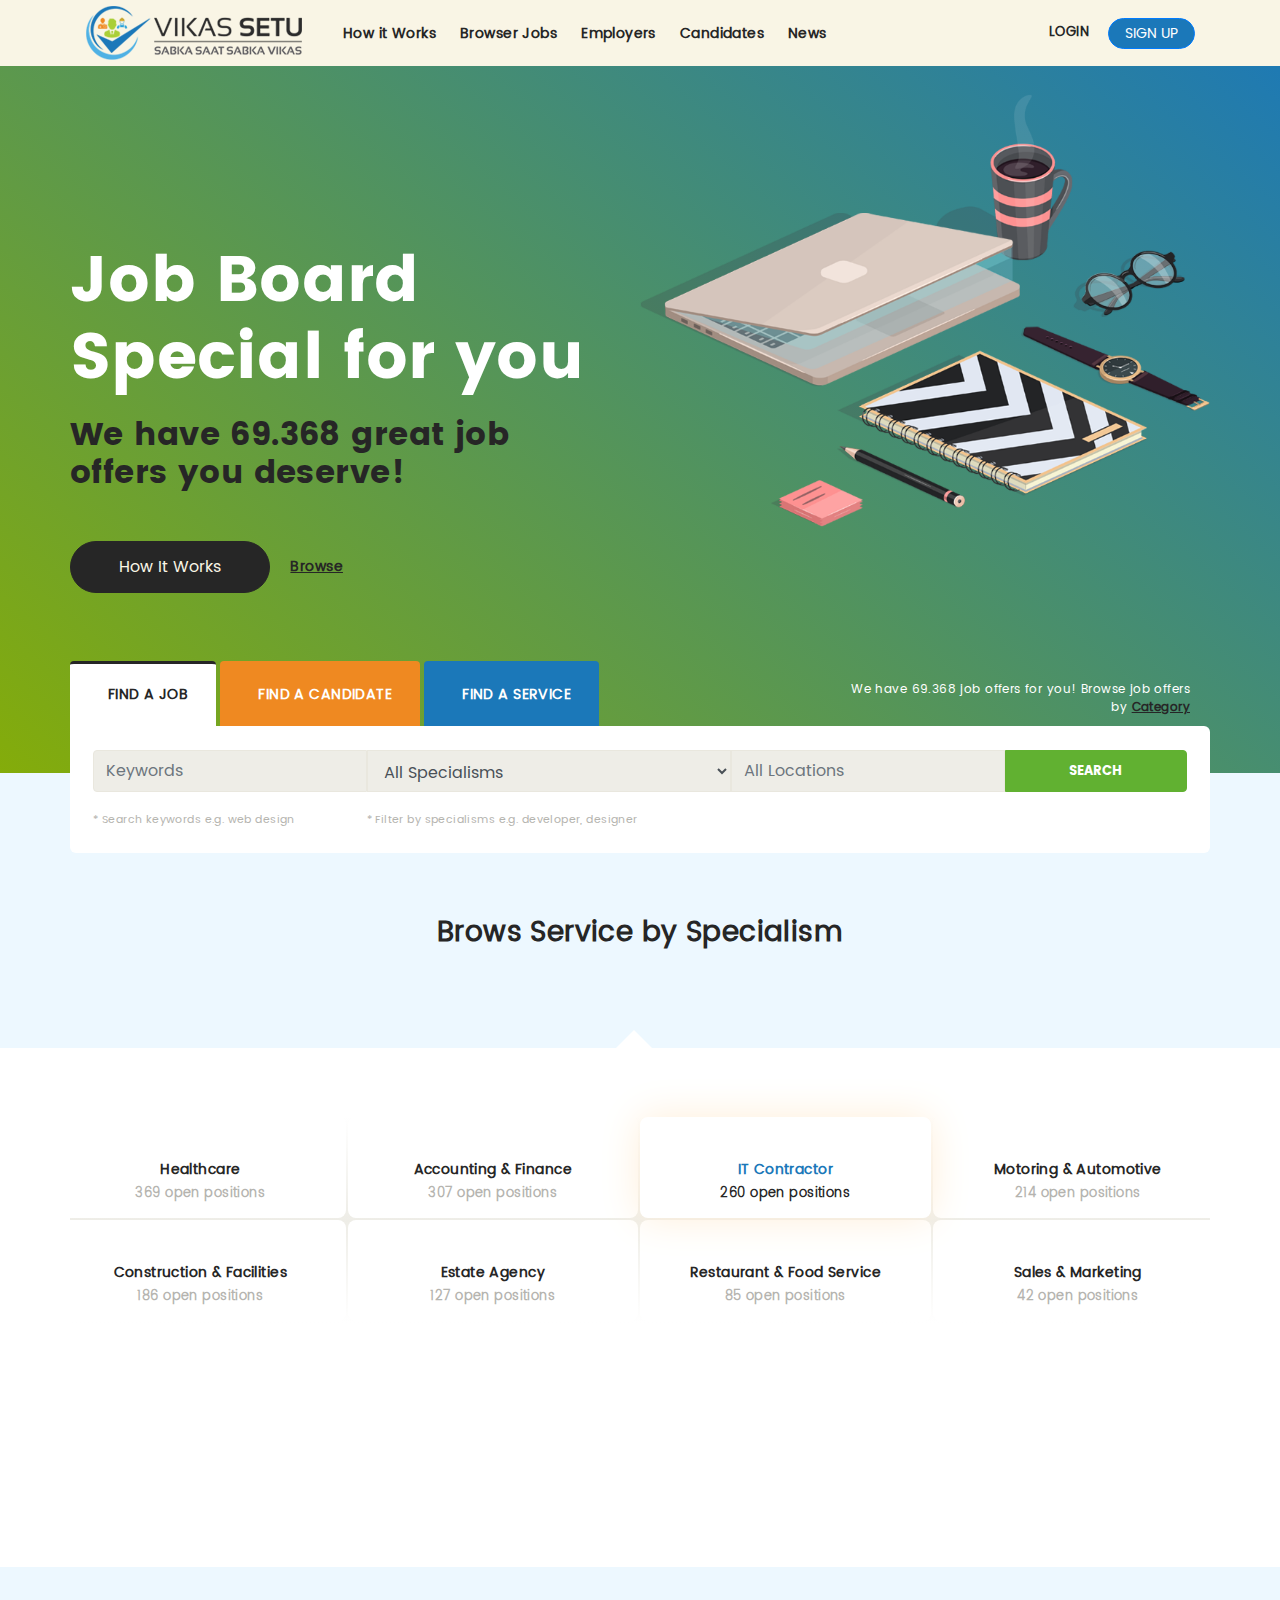
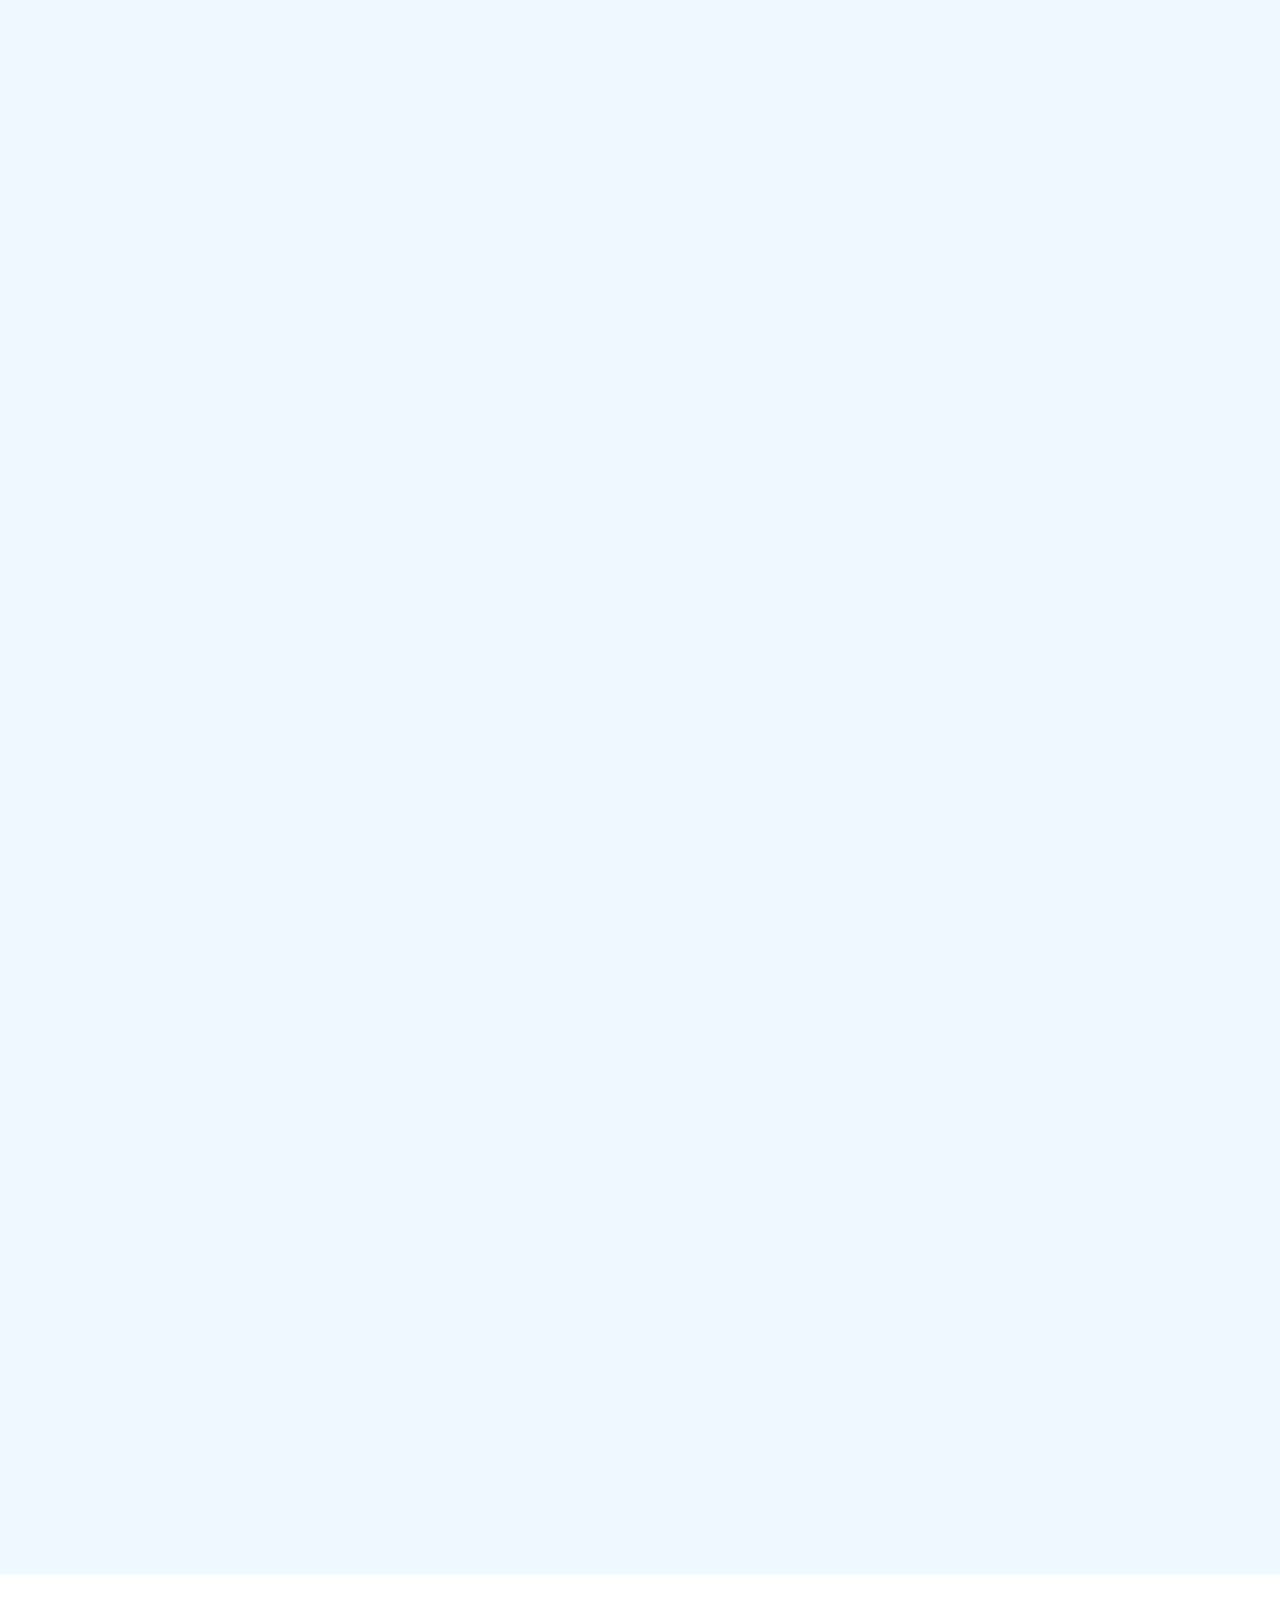
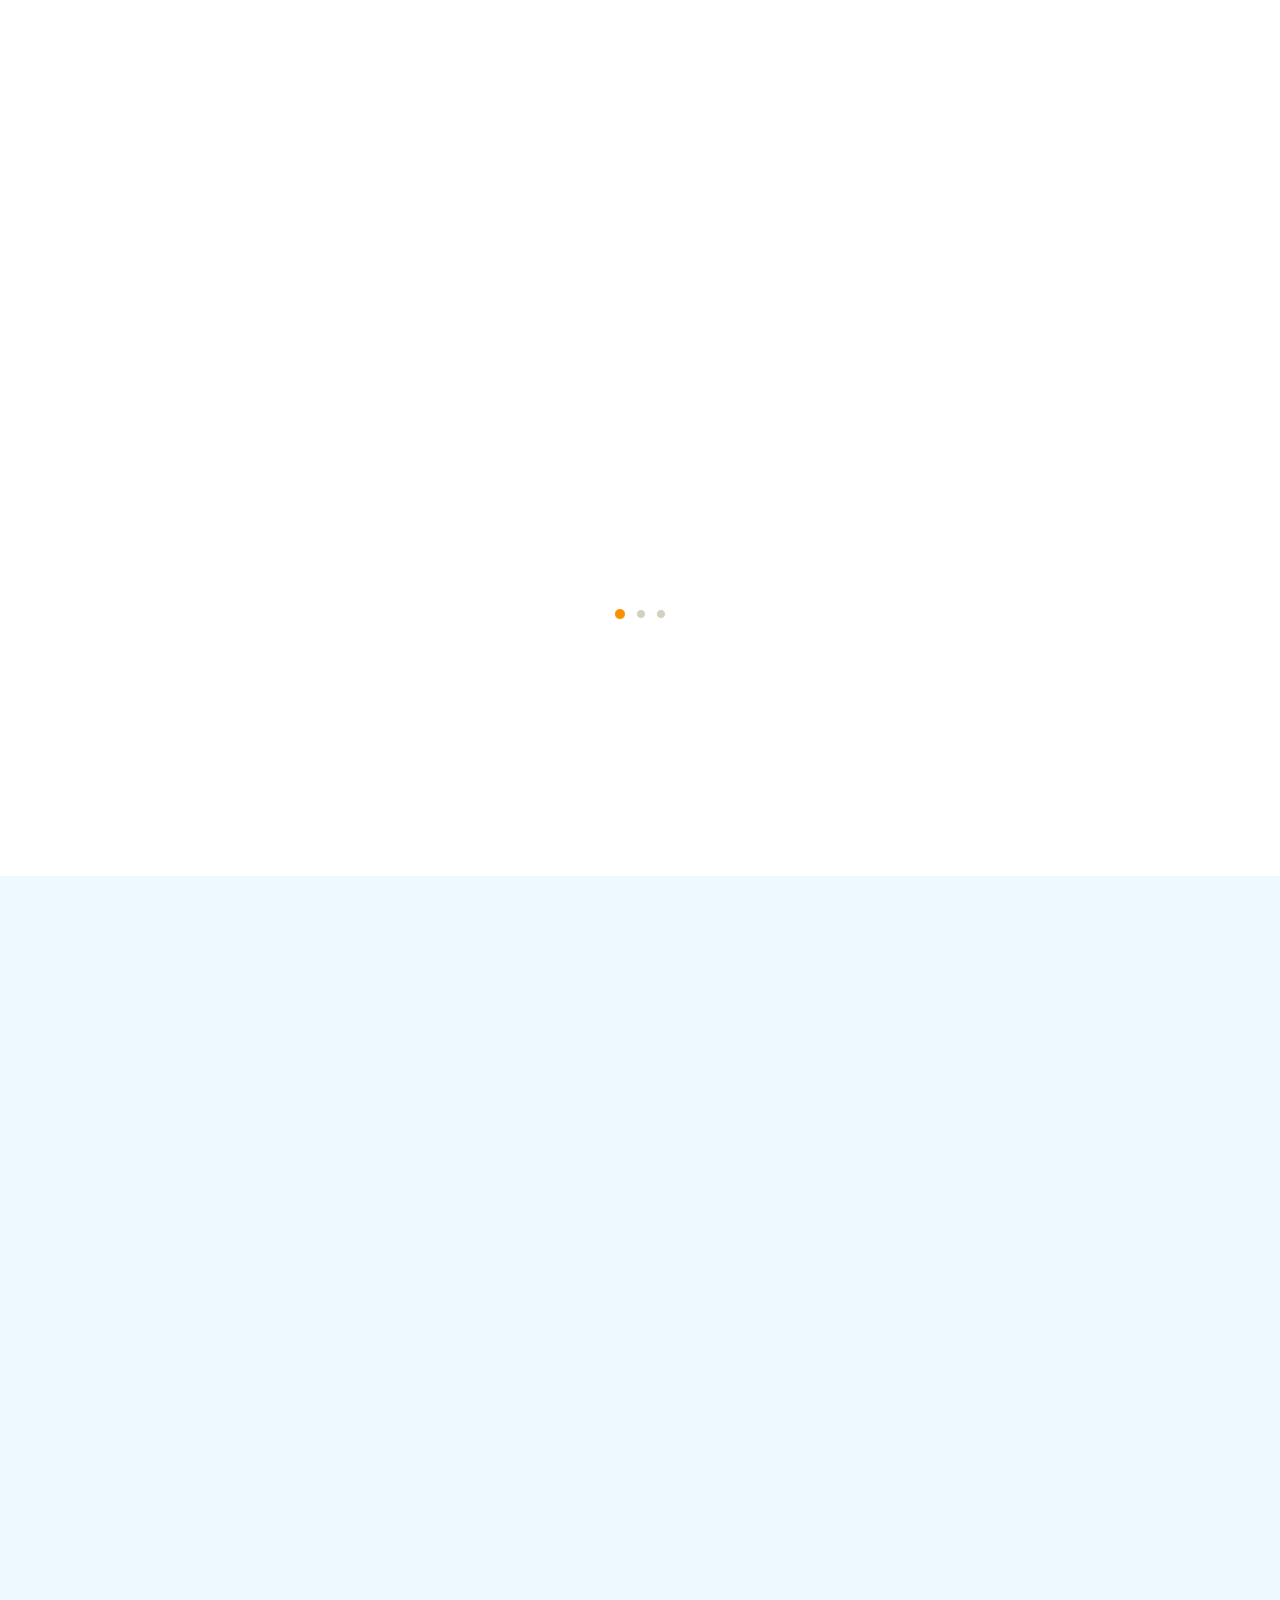
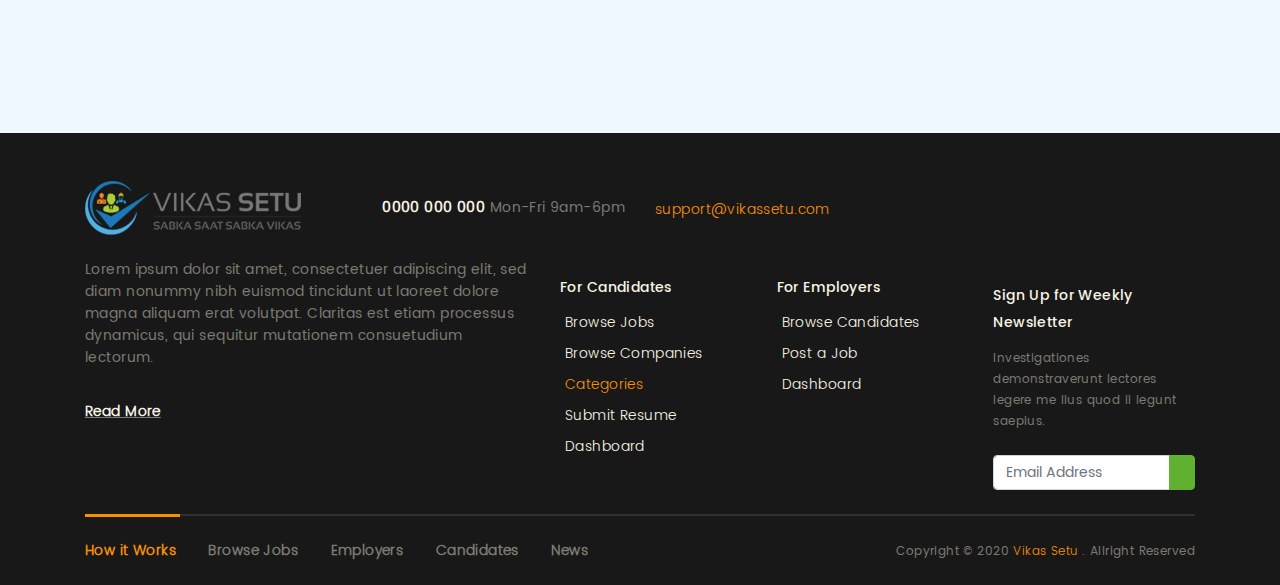
<file: index.html>
<!DOCTYPE html>
<html lang="en">

<head>
    <title>Vikas Setu</title>
    <meta charset="utf-8">
    <meta name="viewport" content="width=device-width, initial-scale=1">
    <link rel="stylesheet" href="https://maxcdn.bootstrapcdn.com/bootstrap/4.0.0/css/bootstrap.min.css" integrity="sha384-Gn5384xqQ1aoWXA+058RXPxPg6fy4IWvTNh0E263XmFcJlSAwiGgFAW/dAiS6JXm"
        crossorigin="anonymous">
    <link rel="stylesheet" href="css/style.css">
    <script src="https://cdnjs.cloudflare.com/ajax/libs/popper.js/1.16.0/umd/popper.min.js"></script>
    <link rel="stylesheet" href="https://use.fontawesome.com/releases/v5.5.0/css/all.css" integrity="sha384-B4dIYHKNBt8Bc12p+WXckhzcICo0wtJAoU8YZTY5qE0Id1GSseTk6S+L3BlXeVIU"
        crossorigin="anonymous">
    <link rel="stylesheet" href="https://fonts.googleapis.com/icon?family=Material+Icons">
    <script src="https://ajax.googleapis.com/ajax/libs/jquery/3.5.1/jquery.min.js"></script>
    <script src="https://maxcdn.bootstrapcdn.com/bootstrap/4.5.0/js/bootstrap.min.js"></script>
    <script src="js/carousel.js"></script>
    <link rel="stylesheet" href="css/carousel.css">
    <link rel="stylesheet" href="css/animate.css">
    <script>
        $(document).ready(function () {
            $('#Carousel').carousel({
                interval: 5000
            });
            $('#blogCarousel').carousel({
                interval: 5000
            });
        }); 
    </script>
    <script src="js/wow.min.js"></script>
    <script>
        new WOW().init();
    </script>
</head>

<body>
    <div class="">
        <header>
            <section class="top-nav fixed-top">
                <div class="container">
                    <nav class="navbar navbar-expand-lg">
                        <a href="index.html" class="navbar-brand">
                            <img src="images/logo.png">
                        </a>
                        <div class="col-md-4 login-response">
                            <form class="my-2 my-lg-0">
                                    <a href="#" class="login loginBtn"><i class="fas fa-sign-in-alt"></i> LOGIN</a>
                                <button class="btn btn-primary pt-2 px-4 btn-sm my-sm-0 signupBtn" type="button">SIGN UP</button>
                            </form>
                        </div>
                        <button class="navbar-toggler navbar-toggler-right" type="button" data-toggle="collapse" data-target="#navb">
                            <span class="navbar-toggler-icon fa fa-bars"></span>
                        </button>
                        <div class="collapse navbar-collapse ml-4" id="navb">
                            <ul class="navbar-nav mr-auto">
                                <li class="nav-item">
                                    <a class="nav-link" href="javascript:void(0)">How it Works</a>
                                </li>
                                <li class="nav-item">
                                    <a class="nav-link" href="javascript:void(0)">Browser Jobs</a>
                                </li>
                                <li class="nav-item">
                                    <a class="nav-link" href="javascript:void(0)">Employers</a>
                                </li>
                                <li class="nav-item">
                                    <a class="nav-link" href="candidates-grid.html">Candidates</a>
                                </li>
                                <li class="nav-item">
                                    <a class="nav-link" href="javascript:void(0)">News</a>
                                </li>
                            </ul>
                            <form class="form-inline my-2 my-lg-0 login-hide">
                                    <a href="#" class="login loginBtn"><i class="fas fa-sign-in-alt"></i> LOGIN</a>
                                <button class="btn btn-primary pt-2 px-4 btn-sm my-sm-0 signupBtn" type="button">SIGN UP</button>
                            </form>
                        </div>
                    </nav>
                </div>
            </section>
            <section class="top-banner">
                <div class="container">
                    <div class="row">
                        <div class="col-md-6 p-0">
                            <h1 class="baner-heading wow fadeInLeft" data-wow-duration="2s" data-wow-delay=".5s">Job Board
                                <br> Special for you</h1>
                            <h2 class="sub-heading wow fadeInRight" data-wow-duration="2s" data-wow-delay=".5s">We have 69.368 great job
                                <br> offers you deserve!</h2>
                            <div class="col-md-12 mt-5 p-0 wow fadeInLeft" data-wow-duration="2s" data-wow-delay=".5s">
                                <button class="btn btn-dark mr-3 px-5 text-cream" type="button">How It Works</button>
                                <a href="javascript:void(0)" class="browse">Browse
                                    <i class="fas fa-chevron-right"></i>
                                </a>
                            </div>
                        </div>
                        <div class="col-md-6 graphics p-0 pt-0 wow fadeInDown" data-wow-duration="1s" data-wow-delay=".5s">
                            <img src="images/graphics.png" class="mt-4 img-fluid" />
                        </div>
                    </div>
                </div>
            </section>
            <section class="find-panel pt-5 pb-5">
                <div class="container p-0 text-center">
                    <div class="col-md-12 p-0 home find-tab">
                        <ul class="nav nav-tabs">
                            <li class="nav-item">
                                <a class="nav-link job active" data-toggle="tab" href="#job">
                                    <i class="fa fa-user"></i> Find a job</a>
                            </li>
                            <li class="nav-item">
                                <a class="nav-link candidate" data-toggle="tab" href="#candidate">
                                    <i class="fa fa-user"></i> Find a Candidate</a>
                            </li>
                            <li class="nav-item">
                                <a class="nav-link service" data-toggle="tab" href="#service">
                                    <i class="fas fa-cogs"></i> Find a Service</a>
                            </li>
                            <small class="offer">We have 69.368 job offers for you! Browse job offers by
                                <a href="javascript:void(0)" class="browse">Category</a>
                            </small>
                        </ul>

                        <!-- Tab panes -->
                        <div class="tab-content mb-3">
                            <div id="job" class="container tab-pane active">
                                <div class="input-group pt-4 pb-4 pl-2 pr-2">
                                    <div class="col-md-3 p-0 keywords">
                                        <input type="text" class="form-control mb-3" placeholder="Keywords">
                                        <small>* Search keywords e.g. web design</small>
                                    </div>
                                    <div class="col-md-4 p-0 specialisms">
                                        <select class="form-control mb-3 border-left-0">
                                            <option>All Specialisms</option>
                                            <option>Developer</option>
                                            <option>Designer</option>
                                            <option>Accountant</option>
                                            <option>Adminstrator</option>
                                        </select>
                                        <small class="pb-2">* Filter by specialisms e.g. developer, designer</small>
                                    </div>
                                    <div class="col-md-3 p-0 location">
                                        <input class="form-control border-left-0" placeholder="All Locations">
                                        <i class="fa fa-map-marker-alt"></i>
                                    </div>
                                    <div class="col-md-2 p-0">
                                        <button class="btn btn-success widht-100" type="submit">Search</button>
                                    </div>
                                </div>
                            </div>
                            <div id="candidate" class="container tab-pane fade">
                                <div class="input-group pt-4 pb-4 pl-2 pr-2">
                                    <div class="col-md-3 p-0 keywords">
                                        <input type="text" class="form-control mb-3" placeholder="Keywords">
                                        <small>* Search keywords e.g. web design</small>
                                    </div>
                                    <div class="col-md-4 p-0 specialisms">
                                        <select class="form-control mb-3 border-left-0">
                                            <option>All Specialisms</option>
                                            <option>Developer</option>
                                            <option>Designer</option>
                                            <option>Accountant</option>
                                            <option>Adminstrator</option>
                                        </select>
                                        <small>* Filter by specialisms e.g. developer, designer</small>
                                    </div>
                                    <div class="col-md-3 p-0 location">
                                        <input class="form-control border-left-0" placeholder="All Locations">
                                        <i class="fa fa-map-marker-alt"></i>
                                    </div>
                                    <div class="col-md-2 p-0">
                                        <button class="btn btn-success widht-100" type="submit">Search</button>
                                    </div>
                                </div>
                            </div>
                            <div id="service" class="container tab-pane fade">
                                <div class="input-group pt-4 pb-4 pl-2 pr-2">
                                    <div class="col-md-3 p-0 keywords">
                                        <input type="text" class="form-control mb-3" placeholder="Keywords">
                                        <small>* Search keywords e.g. web design</small>
                                    </div>
                                    <div class="col-md-4 p-0 specialisms">
                                        <select class="form-control mb-3 border-left-0">
                                            <option>All Specialisms</option>
                                            <option>Developer</option>
                                            <option>Designer</option>
                                            <option>Accountant</option>
                                            <option>Adminstrator</option>
                                        </select>
                                        <small>* Filter by specialisms e.g. developer, designer</small>
                                    </div>
                                    <div class="col-md-3 p-0 location">
                                        <input class="form-control border-left-0" placeholder="All Locations">
                                        <i class="fa fa-map-marker-alt"></i>
                                    </div>
                                    <div class="col-md-2 p-0">
                                        <button class="btn btn-success widht-100" type="submit">Search</button>
                                    </div>
                                </div>
                            </div>
                        </div>
                    </div>
                    <h3 class="pt-5 wow fadeInUp" data-wow-duration="1s" data-wow-delay=".5s">Brows Service by Specialism</h3>
                    <h4 class="wow fadeInUp" data-wow-duration="2s" data-wow-delay=".5s">Consectetuer adipiscing elit, sed diam nonummy nibh euismod tincidunt.</h4>
                </div>
            </section>
        </header>
        <section class="categories pb-5 ">
            <div class="container mb-5 mt-5 p-0">
                <div class="categories-bg">
                    <div class="row">
                        <div class="col-sm-6 col-md-3 p-0">
                            <a href="#" class="category-box text-center">
                                <i class="fas fa-user-md"></i>
                                <b>Healthcare</b>
                                <span>369 open positions</span>
                                <span>
                                    <i class="fas fa-angle-down"></i>
                                </span>
                            </a>
                        </div>
                        <div class="col-sm-6 col-md-3 p-0" data-wow-duration="2s" data-wow-delay=".5s">
                            <a href="#" class="category-box text-center">
                                <i class="fas fa-chart-line"></i>
                                <b>Accounting & Finance</b>
                                <span>307 open positions</span>
                                <span>
                                    <i class="fas fa-angle-down"></i>
                                </span>
                            </a>
                        </div>
                        <div class="col-sm-6 col-md-3 p-0">
                            <a href="#" class="category-box text-center active">
                                <i class="fas fa-user-tie"></i>
                                <b>IT Contractor</b>
                                <span>260 open positions</span>
                                <span>
                                    <i class="fas fa-angle-down"></i>
                                </span>
                            </a>
                        </div>
                        <div class="col-sm-6 col-md-3 p-0">
                            <a href="#" class="category-box text-center">
                                <i class="fas fa-car"></i>
                                <b>Motoring & Automotive</b>
                                <span>214 open positions</span>
                                <span>
                                    <i class="fas fa-angle-down"></i>
                                </span>
                            </a>
                        </div>
                        <div class="col-sm-6 col-md-3 p-0">
                            <a href="#" class="category-box text-center">
                                <i class="fas fa-user"></i>
                                <b>Construction & Facilities</b>
                                <span>186 open positions</span>
                                <span>
                                    <i class="fas fa-angle-down"></i>
                                </span>
                            </a>
                        </div>
                        <div class="col-sm-6 col-md-3 p-0">
                            <a href="#" class="category-box text-center">
                                <i class="fas fa-home"></i>
                                <b>Estate Agency</b>
                                <span>127 open positions</span>
                                <span>
                                    <i class="fas fa-angle-down"></i>
                                </span>
                            </a>
                        </div>
                        <div class="col-sm-6 col-md-3 p-0">
                            <a href="#" class="category-box text-center">
                                <i class="fas fa-concierge-bell"></i>
                                <b>Restaurant & Food Service</b>
                                <span>85 open positions</span>
                                <span>
                                    <i class="fas fa-angle-down"></i>
                                </span>
                            </a>
                        </div>
                        <div class="col-sm-6 col-md-3 p-0">
                            <a href="#" class="category-box text-center">
                                <i class="fas fa-handshake"></i>
                                <b>Sales & Marketing</b>
                                <span>42 open positions</span>
                                <span>
                                    <i class="fas fa-angle-down"></i>
                                </span>
                            </a>
                        </div>
                    </div>
                </div>
                <div class="col-md-12 px-0 py-5 text-center wow fadeInUp" data-wow-duration="2s" data-wow-delay=".25s">
                    <button class="btn btn-success text-uppercase px-5 text-cream">Browse All Categories</button>
                </div>
            </div>
        </section>
        <section class="employee-tab-bg">
            <div class="container">
                <div class="col-md-12 px-0 employee-tab">
                    <ul class="nav nav-tabs">
                        <li class="nav-item wow slideInLeft">
                            <a class="nav-link lookjob active" data-toggle="tab" href="#lookJob">
                                <div class="row m-0">
                                    <div class="col-md-8 pt-4 content">
                                        <h2>Looking for a Job</h2>
                                        <p>Consectetuer adipiscing elit, sed diam nonummy euismod.</p>
                                        <p>
                                            <b>69.368 Open Positions</b>
                                        </p>
                                    </div>
                                    <div class="col-md-4 pr-4 pt-5 img">
                                        <img src="images/look-job-img.png" class="img" />
                                    </div>
                                </div>
                            </a>
                        </li>
                        <li class="nav-item wow slideInRight">
                            <a class="nav-link employee" data-toggle="tab" href="#hireEmployee">
                                <div class="row m-0">
                                    <div class="col-md-8 pt-4 content">
                                        <h2>Hire an Employee</h2>
                                        <p>Mirum est notare quam littera gothica, nunc putamus.</p>
                                        <p>
                                            <b>238.900 Candidates</b>
                                        </p>
                                    </div>
                                    <div class="col-md-4 pr-4 pt-5 img">
                                        <img src="images/hire-employee-img.png" class="img" />
                                    </div>
                                </div>
                            </a>
                        </li>
                    </ul>
                    <!-- Tab panes -->
                    <div class="tab-content mb-3">
                        <div id="lookJob" class="container p-0 tab-pane active">
                            <div class="col-md-12 px-0 py-4 text-right wow fadeInLeft" data-wow-duration="1s" data-wow-delay=".5s">
                                <a href="javascript:void(0)" class="text-lightgrey">
                                    <i class="fa fa-pencil-alt mr-2"></i> Sign Up as employee</a>
                            </div>
                            <ul class="custom-list p-0 m-0">
                                <li class="wow slideInUp" data-wow-duration="1s" data-wow-delay=".5s">
                                    <div class="row">
                                        <div class="col-md-10">
                                            <div>
                                                <h2>Data Center Support Specialist Engineer</h2>
                                                <button class="btn-custom btn-sm btn-primary-1">Part Time</button>
                                            </div>
                                            <div class="mt-3">
                                                <a href="javasctipt:void(0)" class="mr-4">IT Contractor</a>
                                                <span>
                                                    <span class="text-lightgrey">6 hours ago </span>London, United Kingdom</span>
                                            </div>
                                        </div>
                                        <div class="col-md-2 mt-sm-4">
                                            <a href="javasctipt:void(0)">
                                                <img src="images/icon-boing.png">
                                            </a>
                                        </div>
                                    </div>
                                </li>
                                <li class="active wow slideInUp" data-wow-duration="1s" data-wow-delay=".5s">
                                    <div class="row">
                                        <div class="col-md-10">
                                            <div>
                                                <h2>Visualizer, web designer Max 3Ds, Cinema 4D</h2>
                                                <button class="btn-custom btn-sm btn-primary-1">Full Time</button>
                                            </div>
                                            <div class="mt-3">
                                                <a href="javasctipt:void(0)" class="mr-4">Digital & Creative</a>
                                                <span>
                                                    <span class="text-lightgrey">23 hours ago </span>New York, USA</span>
                                            </div>
                                        </div>
                                        <div class="col-md-2 mt-sm-4 mt-sm-4">
                                            <a href="javasctipt:void(0)">
                                                <img src="images/icon-redtulip.png">
                                            </a>
                                        </div>
                                    </div>
                                </li>
                                <li class="wow slideInUp" data-wow-duration="1s" data-wow-delay=".5s">
                                    <div class="row">
                                        <div class="col-md-10">
                                            <div>
                                                <h2>Regional Sales Manager</h2>
                                                <button class="btn-custom btn-sm btn-danger">Temporary</button>
                                                <a href="javasctipt:void(0)" class="text-lightgrey ml-4">
                                                    <i class="fa fa-heart"></i>
                                                    <small>Add to Shortlist</small>
                                                </a>
                                            </div>
                                            <div class="mt-3">
                                                <a href="javasctipt:void(0)" class="mr-4">Sales & Marketing</a>
                                                <span>
                                                    <span class="text-lightgrey">6 days ago </span>Melbourne, Australia</span>
                                            </div>
                                        </div>
                                        <div class="col-md-2 mt-sm-4">
                                            <a href="javasctipt:void(0)">
                                                <img src="images/icon-unicum.png">
                                            </a>
                                        </div>
                                    </div>
                                </li>
                                <li class="wow slideInUp" data-wow-duration="1s" data-wow-delay=".5s">
                                    <div class="row">
                                        <div class="col-md-10">
                                            <div>
                                                <h2>Front End and Back End Developer</h2>
                                                <button class="btn-custom btn-sm btn-warning">Internship</button>
                                            </div>
                                            <div class="mt-3">
                                                <a href="javasctipt:void(0)" class="mr-4">Web, Mobile & Software Dev</a>
                                                <span>
                                                    <span class="text-lightgrey">1 week ago </span>California, USA</span>
                                            </div>
                                        </div>
                                        <div class="col-md-2 mt-sm-4">
                                            <a href="javasctipt:void(0)">
                                                <img src="images/icon-infinite.png">
                                            </a>
                                        </div>
                                    </div>
                                </li>
                                <li class="wow slideInUp" data-wow-duration="1s" data-wow-delay=".5s">
                                    <div class="row">
                                        <div class="col-md-10">
                                            <div>
                                                <h2>Professional Copywriter for Commercial Advertising</h2>
                                                <button class="btn-custom btn-sm btn-primary-1">Freelance</button>
                                            </div>
                                            <div class="mt-3">
                                                <a href="javasctipt:void(0)" class="mr-4">Writing</a>
                                                <span>
                                                    <span class="text-lightgrey">3 months ago </span>Cologne, Germany</span>
                                            </div>
                                        </div>
                                        <div class="col-md-2 mt-sm-4">
                                            <a href="javasctipt:void(0)">
                                                <img src="images/icon-invato.png">
                                            </a>
                                        </div>
                                    </div>
                                </li>
                            </ul>
                        </div>
                        <div id="hireEmployee" class="container p-0 tab-pane fade">
                            <div class="col-md-12 px-0 py-4 text-right">
                                <a href="javascript:void(0)" class="text-lightgrey">
                                    <i class="fa fa-pencil-alt mr-2"></i> Sign Up as employee</a>
                            </div>
                            <ul class="custom-list p-0 m-0">
                                <li class="wow slideInUp" data-wow-duration="1s" data-wow-delay=".5s">
                                    <div class="row">
                                        <div class="col-md-10">
                                            <div>
                                                <h2>Data Center Support Specialist Engineer</h2>
                                                <button class="btn-custom btn-sm btn-primary-1">Part Time</button>
                                            </div>
                                            <div class="mt-3">
                                                <a href="javasctipt:void(0)" class="mr-4">IT Contractor</a>
                                                <span>
                                                    <span class="text-lightgrey">6 hours ago </span>London, United Kingdom</span>
                                            </div>
                                        </div>
                                        <div class="col-md-2 mt-sm-4">
                                            <a href="javasctipt:void(0)">
                                                <img src="images/icon-boing.png">
                                            </a>
                                        </div>
                                    </div>
                                </li>
                                <li class="active wow slideInUp" data-wow-duration="1s" data-wow-delay=".5s">
                                    <div class="row">
                                        <div class="col-md-10">
                                            <div>
                                                <h2>Visualizer, web designer Max 3Ds, Cinema 4D</h2>
                                                <button class="btn-custom btn-sm btn-primary-1">Full Time</button>
                                            </div>
                                            <div class="mt-3">
                                                <a href="javasctipt:void(0)" class="mr-4">Digital & Creative</a>
                                                <span>
                                                    <span class="text-lightgrey">23 hours ago </span>New York, USA</span>
                                            </div>
                                        </div>
                                        <div class="col-md-2 mt-sm-4 mt-sm-4">
                                            <a href="javasctipt:void(0)">
                                                <img src="images/icon-redtulip.png">
                                            </a>
                                        </div>
                                    </div>
                                </li>
                                <li class="wow slideInUp" data-wow-duration="1s" data-wow-delay=".5s">
                                    <div class="row">
                                        <div class="col-md-10">
                                            <div>
                                                <h2>Regional Sales Manager</h2>
                                                <button class="btn-custom btn-sm btn-danger">Temporary</button>
                                                <a href="javasctipt:void(0)" class="text-lightgrey ml-4">
                                                    <i class="fa fa-heart"></i>
                                                    <small>Add to Shortlist</small>
                                                </a>
                                            </div>
                                            <div class="mt-3">
                                                <a href="javasctipt:void(0)" class="mr-4">Sales & Marketing</a>
                                                <span>
                                                    <span class="text-lightgrey">6 days ago </span>Melbourne, Australia</span>
                                            </div>
                                        </div>
                                        <div class="col-md-2 mt-sm-4">
                                            <a href="javasctipt:void(0)">
                                                <img src="images/icon-unicum.png">
                                            </a>
                                        </div>
                                    </div>
                                </li>
                                <li class="wow slideInUp" data-wow-duration="1s" data-wow-delay=".5s">
                                    <div class="row">
                                        <div class="col-md-10">
                                            <div>
                                                <h2>Front End and Back End Developer</h2>
                                                <button class="btn-custom btn-sm btn-warning">Internship</button>
                                            </div>
                                            <div class="mt-3">
                                                <a href="javasctipt:void(0)" class="mr-4">Web, Mobile & Software Dev</a>
                                                <span>
                                                    <span class="text-lightgrey">1 week ago </span>California, USA</span>
                                            </div>
                                        </div>
                                        <div class="col-md-2 mt-sm-4">
                                            <a href="javasctipt:void(0)">
                                                <img src="images/icon-infinite.png">
                                            </a>
                                        </div>
                                    </div>
                                </li>
                                <li class="wow slideInUp" data-wow-duration="1s" data-wow-delay=".5s">
                                    <div class="row">
                                        <div class="col-md-10">
                                            <div>
                                                <h2>Professional Copywriter for Commercial Advertising</h2>
                                                <button class="btn-custom btn-sm btn-primary-1">Freelance</button>
                                            </div>
                                            <div class="mt-3">
                                                <a href="javasctipt:void(0)" class="mr-4">Writing</a>
                                                <span>
                                                    <span class="text-lightgrey">3 months ago </span>Cologne, Germany</span>
                                            </div>
                                        </div>
                                        <div class="col-md-2 mt-sm-4">
                                            <a href="javasctipt:void(0)">
                                                <img src="images/icon-invato.png">
                                            </a>
                                        </div>
                                    </div>
                                </li>
                            </ul>
                        </div>
                    </div>
                </div>
                <div class="col-md-12 clearfix py-4 px-0 load-more-list">
                    <a href="javasctipt:void(0)" class="mt-2 text-success float-left wow fadeInRight" data-wow-duration="1s" data-wow-delay=".5s">Load More Listings
                        <i class="fas fa-angle-right"></i>
                    </a>
                    <button class="btn btn-outline-secondary btn-sm float-right py-2 px-5 wow fadeInLeft" data-wow-duration="1s" data-wow-delay=".5s">
                        <i class="fa fa-at"></i> Email Me Jobs Like These</button>
                </div>
                <div class="row app-store mt-sm-1 mt-5">
                    <div class="col-md-6 text-right pr-5 img wow wobble" data-wow-duration="1s" data-wow-delay=".25s">
                        <!-- <img src="images/bg-mobile.png" class="mr-3 img-fluid" /> -->
                    </div>
                    <div class="col-md-6 content">
                        <h3 class="wow fadeInUp" data-wow-duration="1s" data-wow-delay=".25s">Get Vikas Setu App for your mobile</h3>
                        <h4 class="mt-3 wow fadeInUp" data-wow-duration="1s" data-wow-delay=".25s">Qirum est notare quam littera gothica, quam nunc putamus parum claram, anteposuerit litterarum formas
                            humanitatis per seacula quarta decima et quinta decima.</h4>
                        <div class="mt-5 mt-sm-3 pb-4 app-button wow fadeInRight" data-wow-duration="1s" data-wow-delay=".25s">
                            <a href="javasctipt:void(0)" class="mr-5">
                                <img src="images/icon-apple-store.png" class="apple" />
                            </a>
                            <a href="javasctipt:void(0)" class="">
                                <img src="images/icon-google-store.png" class="android" />
                            </a>
                        </div>
                    </div>
                </div>
            </div>

        </section>
        <section class="profile py-5">
            <div class="container py-5">
                <div class="col-md-12 p-0 text-center">
                    <h3 class="wow fadeInUp" data-wow-duration="1s" data-wow-delay=".25s">A Few Words from Happy Candidates</h3>
                    <h4 class="wow fadeInUp" data-wow-duration="2s" data-wow-delay=".5s">Sed diam nonummy nibh euismod tincidunt.</h4>
                </div>
                <div class="row py-3 carousel">
                    <div class="col-md-12 p-0">
                        <div id="Carousel" class="carousel slide">
                            <ol class="carousel-indicators">
                                <li data-target="#Carousel" data-slide-to="0" class="active"></li>
                                <li data-target="#Carousel" data-slide-to="1"></li>
                                <li data-target="#Carousel" data-slide-to="2"></li>
                            </ol>

                            <!-- Carousel items -->
                            <div class="carousel-inner mt-5 pb-5 wow fadeInUp" data-wow-duration="2s" data-wow-delay=".5s">
                                <div class="item active">
                                    <div class="row">
                                        <div class="col-md-4">
                                            <a href="javasctipt:void(0)" class="profile-card">
                                                <img src="images/profile-1.png" class="circle">
                                                <p>Lorem ipsum dolor sit amet, consectetuer adipiscing elit, sed diam nonummy
                                                    nibh euismod tincidunt ut laoreet.</p>
                                                <div>
                                                    <b>Jennifer Smith</b>
                                                    <span>Professional Copywriter</span>
                                                </div>
                                            </a>
                                        </div>
                                        <div class="col-md-4">
                                            <a href="javasctipt:void(0)" class="profile-card">
                                                <img src="images/profile-2.png" class="circle">
                                                <p>Mirum est notare quam littera gothica, quam nunc putamus parum claram, anteposuerit
                                                    litterarum formas humanitatis per seacula quarta.</p>
                                                <div>
                                                    <b>Kevin Parker</b>
                                                    <span>UX/UI Graphic Designer</span>
                                                </div>
                                            </a>
                                        </div>
                                        <div class="col-md-4">
                                            <a href="javasctipt:void(0)" class="profile-card">
                                                <img src="images/profile-3.png" class="circle">
                                                <p>Cudipiscing elit, sed diam nonummy nibh euismod tincidunt ut laoreet.</p>
                                                <div>
                                                    <b>Sandy Miranda</b>
                                                    <span>Marketing Director</span>
                                                </div>
                                            </a>
                                        </div>
                                    </div>
                                </div>
                                <div class="item">
                                    <div class="row">
                                        <div class="col-md-4">
                                            <a href="javasctipt:void(0)" class="profile-card">
                                                <img src="images/profile-1.png" class="circle">
                                                <p>Lorem ipsum dolor sit amet, consectetuer adipiscing elit, sed diam nonummy
                                                    nibh euismod tincidunt ut laoreet.</p>
                                                <div>
                                                    <b>Jennifer Smith</b>
                                                    <span>Professional Copywriter</span>
                                                </div>
                                            </a>
                                        </div>
                                        <div class="col-md-4">
                                            <a href="javasctipt:void(0)" class="profile-card">
                                                <img src="images/profile-2.png" class="circle">
                                                <p>Mirum est notare quam littera gothica, quam nunc putamus parum claram, anteposuerit
                                                    litterarum formas humanitatis per seacula quarta.</p>
                                                <div>
                                                    <b>Kevin Parker</b>
                                                    <span>UX/UI Graphic Designer</span>
                                                </div>
                                            </a>
                                        </div>
                                        <div class="col-md-4">
                                            <a href="javasctipt:void(0)" class="profile-card">
                                                <img src="images/profile-3.png" class="circle">
                                                <p>Cudipiscing elit, sed diam nonummy nibh euismod tincidunt ut laoreet.</p>
                                                <div>
                                                    <b>Sandy Miranda</b>
                                                    <span>Marketing Director</span>
                                                </div>
                                            </a>
                                        </div>
                                    </div>
                                </div>
                                <div class="item">
                                    <div class="row">
                                        <div class="col-md-4">
                                            <a href="javasctipt:void(0)" class="profile-card">
                                                <img src="images/profile-1.png" class="circle">
                                                <p>Lorem ipsum dolor sit amet, consectetuer adipiscing elit, sed diam nonummy
                                                    nibh euismod tincidunt ut laoreet.</p>
                                                <div>
                                                    <b>Jennifer Smith</b>
                                                    <span>Professional Copywriter</span>
                                                </div>
                                            </a>
                                        </div>
                                        <div class="col-md-4">
                                            <a href="javasctipt:void(0)" class="profile-card">
                                                <img src="images/profile-2.png" class="circle">
                                                <p>Mirum est notare quam littera gothica, quam nunc putamus parum claram, anteposuerit
                                                    litterarum formas humanitatis per seacula quarta.</p>
                                                <div>
                                                    <b>Kevin Parker</b>
                                                    <span>UX/UI Graphic Designer</span>
                                                </div>
                                            </a>
                                        </div>
                                        <div class="col-md-4">
                                            <a href="javasctipt:void(0)" class="profile-card">
                                                <img src="images/profile-3.png" class="circle">
                                                <p>Cudipiscing elit, sed diam nonummy nibh euismod tincidunt ut laoreet.</p>
                                                <div>
                                                    <b>Sandy Miranda</b>
                                                    <span>Marketing Director</span>
                                                </div>
                                            </a>
                                        </div>
                                    </div>
                                </div>
                            </div>
                        </div>
                    </div>
                </div>
            </div>
        </section>
        <section class="signup py-5 wow fadeInUp" data-wow-duration="1s" data-wow-delay=".25s">
            <div class="container">
                <div class="row">
                    <div class="col-md-8 wow fadeInLeft" data-wow-duration="2s" data-wow-delay=".5s">
                        <h3>Get to start the Vikas Setu right now!</h3>
                        <h4>Sed diam nonummy nibh euismod tincidunt.</h4>
                    </div>
                    <div class="col-md-4 pt-sm-3 wow fadeInRight" data-wow-duration="2s" data-wow-delay=".5s">
                        <button class="btn btn-outline-secondary">
                            <i class="fa fa-user mr-2"></i> Sign Up</button>
                    </div>
                </div>
            </div>
        </section>
        <section class="blog py-5">
            <div class="container text-center mb-5">
                <h3 class="wow slideInLeft" data-wow-duration="2s" data-wow-delay=".5s">Most Recent From The Blog</h3>
                <h4 class="wow slideInRight" data-wow-duration="2s" data-wow-delay=".5s">Investigationes demonstraverunt lectores legere me lius quod ii legunt saepius.</h4>
                <div class="row py-5">
                    <div class="col-md-12">
                        <div id="blogCarousel" class="carousel slide">

                            <!-- <ol class="carousel-indicators">
                                <li data-target="#blogCarousel" data-slide-to="0" class="active"></li>
                                <li data-target="#blogCarousel" data-slide-to="1"></li>
                                <li data-target="#blogCarousel" data-slide-to="2"></li>
                            </ol> -->

                            <!-- Carousel items -->
                            <div class="carousel-inner mt-5 pb-5 wow slideInUp" data-wow-duration="1s" data-wow-delay=".25s">
                                <div class="item active">
                                    <div class="row">
                                        <div class="col-md-4">
                                            <div class="card px-0">
                                                <a href="javasctipt:void(0)">
                                                    <button class="button">Startup</button>
                                                    <img class="card-img-top" src="images/blog-img-1.png" alt="image" style="width:100%">
                                                    <div class="card-body">
                                                        <h4 class="card-title">Lorem ipsum dolor sit amet, consectetuer adipiscing elit</h4>
                                                        <p class="card-text">
                                                            <b>29 May 2017</b>
                                                        </p>
                                                    </div>
                                                </a>
                                            </div>
                                        </div>
                                        <div class="col-md-4">
                                            <div class="card px-0">
                                                <a href="javasctipt:void(0)">
                                                    <button class="button">Business</button>
                                                    <img class="card-img-top" src="images/blog-img-2.png" alt="image" style="width:100%">
                                                    <div class="card-body">
                                                        <h4 class="card-title">Lorem ipsum dolor sit amet, consectetuer adipiscing elit</h4>
                                                        <p class="card-text">
                                                            <b>29 May 2017</b>
                                                        </p>
                                                    </div>
                                                </a>
                                            </div>
                                        </div>
                                        <div class="col-md-4">
                                            <div class="card px-0">
                                                <a href="javasctipt:void(0)">
                                                    <button class="button">News</button>
                                                    <img class="card-img-top" src="images/blog-img-3.png" alt="image" style="width:100%">
                                                    <div class="card-body">
                                                        <h4 class="card-title">Lorem ipsum dolor sit amet, consectetuer adipiscing elit</h4>
                                                        <p class="card-text">
                                                            <b>29 May 2017</b>
                                                        </p>
                                                    </div>
                                                </a>
                                            </div>
                                        </div>
                                    </div>
                                    <!--.row-->
                                </div>
                                <div class="item">
                                    <div class="row">
                                        <div class="col-md-4">
                                            <div class="card px-0">
                                                <a href="javasctipt:void(0)">
                                                    <button class="button">Startup</button>
                                                    <img class="card-img-top" src="images/blog-img-1.png" alt="image" style="width:100%">
                                                    <div class="card-body">
                                                        <h4 class="card-title">Lorem ipsum dolor sit amet, consectetuer adipiscing elit</h4>
                                                        <p class="card-text">
                                                            <b>29 May 2017</b>
                                                        </p>
                                                    </div>
                                                </a>
                                            </div>
                                        </div>
                                        <div class="col-md-4">
                                            <div class="card px-0">
                                                <a href="javasctipt:void(0)">
                                                    <button class="button">Business</button>
                                                    <img class="card-img-top" src="images/blog-img-2.png" alt="image" style="width:100%">
                                                    <div class="card-body">
                                                        <h4 class="card-title">Lorem ipsum dolor sit amet, consectetuer adipiscing elit</h4>
                                                        <p class="card-text">
                                                            <b>29 May 2017</b>
                                                        </p>
                                                    </div>
                                                </a>
                                            </div>
                                        </div>
                                        <div class="col-md-4">
                                            <div class="card px-0">
                                                <a href="javasctipt:void(0)">
                                                    <button class="button">News</button>
                                                    <img class="card-img-top" src="images/blog-img-3.png" alt="image" style="width:100%">
                                                    <div class="card-body">
                                                        <h4 class="card-title">Lorem ipsum dolor sit amet, consectetuer adipiscing elit</h4>
                                                        <p class="card-text">
                                                            <b>29 May 2017</b>
                                                        </p>
                                                    </div>
                                                </a>
                                            </div>
                                        </div>
                                    </div>
                                    <!--.row-->
                                </div>
                                <div class="item">
                                    <div class="row">
                                        <div class="col-md-4">
                                            <div class="card px-0">
                                                <a href="javasctipt:void(0)">
                                                    <button class="button">Startup</button>
                                                    <img class="card-img-top" src="images/blog-img-1.png" alt="image" style="width:100%">
                                                    <div class="card-body">
                                                        <h4 class="card-title">Lorem ipsum dolor sit amet, consectetuer adipiscing elit</h4>
                                                        <p class="card-text">
                                                            <b>29 May 2017</b>
                                                        </p>
                                                    </div>
                                                </a>
                                            </div>
                                        </div>
                                        <div class="col-md-4">
                                            <div class="card px-0">
                                                <a href="javasctipt:void(0)">
                                                    <button class="button">Business</button>
                                                    <img class="card-img-top" src="images/blog-img-2.png" alt="image" style="width:100%">
                                                    <div class="card-body">
                                                        <h4 class="card-title">Lorem ipsum dolor sit amet, consectetuer adipiscing elit</h4>
                                                        <p class="card-text">
                                                            <b>29 May 2017</b>
                                                        </p>
                                                    </div>
                                                </a>
                                            </div>
                                        </div>
                                        <div class="col-md-4">
                                            <div class="card px-0">
                                                <a href="javasctipt:void(0)">
                                                    <button class="button">News</button>
                                                    <img class="card-img-top" src="images/blog-img-3.png" alt="image" style="width:100%">
                                                    <div class="card-body">
                                                        <h4 class="card-title">Lorem ipsum dolor sit amet, consectetuer adipiscing elit</h4>
                                                        <p class="card-text">
                                                            <b>29 May 2017</b>
                                                        </p>
                                                    </div>
                                                </a>
                                            </div>
                                        </div>
                                    </div>
                                    <!--.row-->
                                </div>

                            </div>
                            <a data-slide="prev" href="#blogCarousel" class="left carousel-control wow fadeInLeft" data-wow-duration="2s" data-wow-delay=".5s">‹</a>
                            <a data-slide="next" href="#blogCarousel" class="right carousel-control wow fadeInRight" data-wow-duration="2s" data-wow-delay=".5s">›</a>
                        </div>
                        <!--.Carousel-->

                    </div>
                </div>
                <div class="col-md-12 text-center wow fadeInUp" data-wow-duration="2s" data-wow-delay=".25s">
                    <button class="btn btn-till px-5">All News</button>
                </div>
            </div>

        </section>
        <section class="footer pt-5">
            <div class="container">
                <div class="row mb-4">
                    <div class="col-sm-6 col-md-6 col-lg-3">
                        <img src="images/logo-footer.png">
                    </div>
                    <div class="col-sm-6 col-md-6 col-lg-3 pt-3 text-right">
                        <section class="time">
                            <span>
                                <b>0000 000 000</b>
                            </span>
                            <span class="text-light">Mon-Fri 9am-6pm</span>
                        </section>
                    </div>
                    <div class="col-sm-6 col-md-6 col-lg-3 pt-3">
                        <a href="javasctipt:void(0)">
                            <i class="fa fa-at"></i>
                            <small>support@vikassetu.com</small>
                        </a>
                    </div>
                    <div class="col-sm-6 col-md-6 col-lg-3 social pt-3">
                        <a href="">
                            <i class="fab fa-facebook"></i>
                        </a>
                        <a href="">
                            <i class="fab fa-twitter"></i>
                        </a>
                        <a href="">
                            <i class="fab fa-linkedin-in"></i>
                        </a>
                        <a href="">
                            <i class="fa fa-rss"></i>
                        </a>
                    </div>
                </div>
                <div class="row p-0">
                    <div class="col-sm-12 col-md-12 col-lg-5">
                        <p>Lorem ipsum dolor sit amet, consectetuer adipiscing elit, sed diam nonummy nibh euismod tincidunt
                            ut laoreet dolore magna aliquam erat volutpat. Claritas est etiam processus dynamicus, qui sequitur
                            mutationem consuetudium lectorum.</p>
                        <a href="#" class="more mt-3">Read More
                            <i class="fas fa-chevron-right"></i>
                        </a>
                    </div>
                    <div class="col-sm-12 col-md-12 col-lg-7 row pr-0">
                        <div class="col-sm-6 col-md-4 pt-3 pr-0">
                            <h4>For Candidates</h4>
                            <ul class="link">
                                <li class="fa fa-caret-right">
                                    <a href="javasctipt:void(0)">Browse Jobs</a>
                                </li>
                                <li class="fa fa-caret-right">
                                    <a href="javasctipt:void(0)">Browse Companies</a>
                                </li>
                                <li class="fa fa-caret-right active">
                                    <a href="javasctipt:void(0)">Categories</a>
                                    <li class="fa fa-caret-right">
                                        <a href="javasctipt:void(0)">Submit Resume</a>
                                        <li class="fa fa-caret-right">
                                            <a href="javasctipt:void(0)">Dashboard</a>
                                        </li>
                            </ul>
                        </div>
                        <div class="col-sm-6 col-md-4 pt-3 pr-0">
                            <h4>For Employers</h4>
                            <ul class="link">
                                <li class="fa fa-caret-right">
                                    <a href="javasctipt:void(0)">Browse Candidates</a>
                                </li>
                                <li class="fa fa-caret-right">
                                    <a href="javasctipt:void(0)">Post a Job</a>
                                </li>
                                <li class="fa fa-caret-right">
                                    <a href="javasctipt:void(0)">Dashboard</a>
                                </li>
                            </ul>
                        </div>
                        <div class="col-md-4 pt-sm-4 pr-0">
                            <h4>Sign Up for Weekly Newsletter</h4>
                            <small>Investigationes demonstraverunt lectores legere me lius quod ii legunt saepius.</small>
                            <div class="input-group mt-4">
                                <input type="text" class="form-control" placeholder="Email Address" id="mail" name="email">
                                <div class="input-group-append">
                                    <button class="btn btn-success" type="submit">
                                        <i class="fa fa-envelope"></i>
                                    </button>
                                </div>
                            </div>
                        </div>
                    </div>
                </div>
                <div class="footer-link mt-4 py-4">
                    <div class="row">
                        <div class="col-sm-12 col-md-12 col-lg-7 pr-0">
                            <ul class="f-link">
                                <li class="active">
                                    <a href="javasctipt:void(0)">How it Works</a>
                                </li>
                                <li>
                                    <a href="javasctipt:void(0)">Browse Jobs</a>
                                </li>
                                <li>
                                    <a href="javasctipt:void(0)">Employers</a>
                                </li>
                                <li>
                                    <a href="candidates-grid.html">Candidates</a>
                                </li>
                                <li>
                                    <a href="javasctipt:void(0)">News</a>
                                </li>
                            </ul>
                        </div>
                        <div class="col-md-12 col-md-12 col-lg-5 py-sm-3 py-md-0 text-right copyright">
                            <span class="text-lightgrey">
                                <small>Copyright © 2020
                                    <a href="">
                                        <small>Vikas Setu</small>
                                    </a>. Allright Reserved</small>
                            </span>
                        </div>
                    </div>
                </div>
            </div>
        </section>
    
   
    <script type="text/javascript" src="js/move-top.js"></script>
    <script type="text/javascript" src="js/easing.js"></script>
    <!--smoth-scrolling-->
    <script type="text/javascript">
        jQuery(document).ready(function ($) {
            $(".scroll").click(function (event) {
                event.preventDefault();
                $('html,body').animate({ scrollTop: $(this.hash).offset().top }, 1000);
            });
        });
    </script>
    <!--smooth-scrolling-of-move-up-->
    <script type="text/javascript">
        $(document).ready(function () {
            $().UItoTop({ easingType: 'easeOutQuart' });
        });
    </script>
    <script>
        $(document).ready(function () {
            $(".loginBtn").click(function () {
                $("#loginModal").modal();
            });
            $(".signupBtn").click(function () {
                $("#signupModal").modal();
            });
        });
    </script>
    <a href="#" id="toTop" style="display: block;">Go to top
        <i class="fas fa-arrow-right"></i>
    </a>
    <div class="modal fade login-popup" id="loginModal">
            <div class="modal-dialog">
              <div class="modal-content">
              
                <!-- Modal Header -->
                <div class="modal-header">
                  <h4 class="modal-title">Login</h4>
                  <button type="button" class="close" data-dismiss="modal">×</button>
                </div>
                
                <!-- Modal body -->
                <div class="modal-body popup">
                    <div class="sub-text">For fast login use your social account.</div>
                    <ul class="nav nav-tabs">
                        <li class="nav-item">
                            <a class="nav-link fb active" data-toggle="tab" href="#fb">
                                <i class="fab fa-facebook-f"></i>
                                <div><small><span>Log in with</span><b>Facebook</b></small></div>
                            </a>
                        </li>
                        <li class="nav-item">
                            <a class="nav-link twit" data-toggle="tab" href="#twit">
                                <i class="fab fa-twitter"></i>
                                <div><small><span>Log in with</span><b>Twitter</b></small></div>
                            </a>
                        </li>
                    </ul>
                    
                    <!-- Tab panes -->
                    <div class="tab-content">
                        <div id="fb" class="container tab-pane clearfix active">
                                <div class="form-container">
                                        <div class="bg-white clearfix">
                                            <form>
                                                <div class="form-group">
                                                    <label for="email">Username or Email Address</label>
                                                    <input type="email" class="form-control" id="email" placeholder="test@gmail.com" name="email">
                                                </div>
                                                <div class="form-group">
                                                    <label for="pwd">Password</label>
                                                    <small class="text-orange float-right">
                                                        <a href="" class="text-orange">Lost your password?</a>
                                                    </small>
                                                    <input type="password" class="form-control" id="pwd" placeholder="Enter password" name="pswd">
                                                </div>
                                                <button type="submit" class="btn btn-success float-left px-5">Login</button>
                                                <div class="form-group form-check float-right pt-2">
                                                   <small> <label class="form-check-label">
                                                        <input class="form-check-input" type="checkbox" name="remember"> Remember me
                                                    </label></small>
                                                </div>
                                            </form>
                                        </div>
                                    </div>
                        </div>
                        <div id="twit" class="container tab-pane clearfix fade">
                                <div class="form-container">
                                        <div class="bg-white clearfix">
                                            <form>
                                                <div class="form-group">
                                                    <label for="email">Username or Email Address</label>
                                                    <input type="email" class="form-control" id="email" placeholder="test@gmail.com" name="email">
                                                </div>
                                                <div class="form-group">
                                                    <label for="pwd">Password</label>
                                                    <small class="text-orange float-right">
                                                        <a href="" class="text-orange">Lost your password?</a>
                                                    </small>
                                                    <input type="password" class="form-control" id="pwd" placeholder="Enter password" name="pswd">
                                                </div>
                                                <button type="submit" class="btn btn-success float-left px-5">Login</button>
                                                <div class="form-group form-check float-right pt-2">
                                                   <small> <label class="form-check-label">
                                                        <input class="form-check-input" type="checkbox" name="remember"> Remember me
                                                    </label></small>
                                                </div>
                                            </form>
                                        </div>
                                    </div>
                        </div>
                    </div>
                </div>
              </div>
            </div>
          </div>
    </div>
    <div class="modal fade signup-popup" id="signupModal">
            <div class="modal-dialog">
              <div class="modal-content">
                <!-- Modal Header -->
                <!-- <div class="modal-header">
                  
                </div> -->
                <button type="button" class="close" data-dismiss="modal">×</button>
                <!-- Modal body -->
                <div class="row modal-body popup">
                    <ul class="nav nav-tabs col-md-3">
                        <li class="nav-item">
                            <a class="nav-link text-center regcandidate active" data-toggle="tab" href="#regcandidate">
                                <img src="images/canidiate-tab-icon.png" />
                                <div>I am a candidate</div>
                            </a>
                        </li>
                        <li class="nav-item">
                            <a class="nav-link text-center regemployee" data-toggle="tab" href="#regemployee">
                                    <img src="images/employee-tab-icon.png" />
                                <div>I am an employer</div>
                            </a>
                        </li>
                        <li class="nav-item">
                                <a class="nav-link text-center regservices" data-toggle="tab" href="#regservices">
                                        <img src="images/services-tab-icon.png" />
                                    <div>Services</div>
                                </a>
                            </li>
                    </ul>
                    
                    <!-- Tab panes -->
                    <div class="tab-content col-md-9 pl-0 py-5">
                        <div id="regcandidate" class="container tab-pane active">
                            <div><b class="heading">Register as candidate</b> <span class="text-light ml-3">All fields are required!</span></div>
                            <div class="form-container">
                                <div class="bg-white clearfix">
                                    <form>
                                        <div class="row">
                                            <div class="col-md-6">
                                                <div class="form-group">
                                                    <label for="fname">Your First Name</label>
                                                    <input type="input" class="form-control" id="fname" placeholder="First Name" name="fname">
                                                </div>
                                            </div>
                                            <div class="col-md-6">
                                                <div class="form-group">
                                                    <label for="lname">Your Last Name</label>
                                                    <input type="input" class="form-control" id="lname" placeholder="last Name" name="lname">
                                                </div>
                                            </div>
                                            <div class="col-md-6">
                                                <div class="form-group">
                                                    <label for="email">Your Last Name</label>
                                                    <input type="email" class="form-control" id="email" placeholder="you@sitename.com" name="email">
                                                </div>
                                            </div>
                                            <div class="col-md-6">
                                                    <div class="form-group">
                                                        <label for="email">Your Last Name</label>
                                                        <input type="password" class="form-control" id="pwd" placeholder="********" name="pswd">
                                                    </div>
                                                </div>
                                        </div>
                                        <div class="row">
                                            <div class="col-sm-12 col-md-6 col-lg-3"><button type="button" class="btn btn-success float-left px-5">Signup</button></div>
                                            <div class="col-sm-12 col-md-6 col-lg-9">
                                                    <div class="row">
                                                            <div class="col-sm-12 col-md-12 col-lg-4 pt-md-0 pb-md-3 pt-lg-3 pr-0"><b>Signup / Signin with:</b></div>
                                                            <div class="col-sm-12 col-md-12 col-lg-8">
                                                                <ul class="social-button">
                                                                    <li>
                                                                        <a class="fb" href="javascript:void(0)">
                                                                            <i class="fab fa-facebook-f"></i>
                                                                            <div>
                                                                                <small>
                                                                                    <span>Log in with</span>
                                                                                    <b>Facebook</b>
                                                                                </small>
                                                                            </div>
                                                                        </a>
                                                                    </li>
                                                                    <li>
                                                                        <a class="twit" href="javascript:void(0)">
                                                                            <i class="fab fa-twitter"></i>
                                                                            <div>
                                                                                <small>
                                                                                    <span>Log in with</span>
                                                                                    <b>Twitter</b>
                                                                                </small>
                                                                            </div>
                                                                        </a>
                                                                    </li>
                                                                </ul>
                                                            </div>
                                                    </div>
                                            </div>
                                        </div>
                                    </form>
                                </div>
                            </div>
                        </div>
                        <div id="regemployee" class="container tab-pane fade">
                                <div><b class="heading">Register as employee</b> <span class="text-light ml-3">All fields are required!</span></div>
                                <div class="form-container">
                                        <div class="bg-white clearfix">
                                            <form>
                                                <div class="row">
                                                    <div class="col-md-6">
                                                        <div class="form-group">
                                                            <label for="fname">Your First Name</label>
                                                            <input type="input" class="form-control" id="fname" placeholder="First Name" name="fname">
                                                        </div>
                                                    </div>
                                                    <div class="col-md-6">
                                                        <div class="form-group">
                                                            <label for="lname">Your Last Name</label>
                                                            <input type="input" class="form-control" id="lname" placeholder="last Name" name="lname">
                                                        </div>
                                                    </div>
                                                    <div class="col-md-6">
                                                        <div class="form-group">
                                                            <label for="email">Your Last Name</label>
                                                            <input type="email" class="form-control" id="email" placeholder="you@sitename.com" name="email">
                                                        </div>
                                                    </div>
                                                    <div class="col-md-6">
                                                            <div class="form-group">
                                                                <label for="email">Your Last Name</label>
                                                                <input type="password" class="form-control" id="pwd" placeholder="********" name="pswd">
                                                            </div>
                                                        </div>
                                                </div>
                                                <div class="row">
                                                    <div class="col-sm-12 col-md-6 col-lg-3"><button type="button" class="btn btn-success float-left px-5">Signup</button></div>
                                                    <div class="col-sm-12 col-md-6 col-lg-9">
                                                            <div class="row">
                                                                    <div class="col-sm-12 col-md-12 col-lg-4 pt-md-0 pb-md-3 pt-lg-3 pr-0"><b>Signup / Signin with:</b></div>
                                                                    <div class="col-sm-12 col-md-12 col-lg-8">
                                                                        <ul class="social-button">
                                                                            <li>
                                                                                <a class="fb" href="javascript:void(0)">
                                                                                    <i class="fab fa-facebook-f"></i>
                                                                                    <div>
                                                                                        <small>
                                                                                            <span>Log in with</span>
                                                                                            <b>Facebook</b>
                                                                                        </small>
                                                                                    </div>
                                                                                </a>
                                                                            </li>
                                                                            <li>
                                                                                <a class="twit" href="javascript:void(0)">
                                                                                    <i class="fab fa-twitter"></i>
                                                                                    <div>
                                                                                        <small>
                                                                                            <span>Log in with</span>
                                                                                            <b>Twitter</b>
                                                                                        </small>
                                                                                    </div>
                                                                                </a>
                                                                            </li>
                                                                        </ul>
                                                                    </div>
                                                            </div>
                                                    </div>
                                                </div>
                                            </form>
                                        </div>
                                    </div>
                        </div>
                        <div id="regservices" class="container tab-pane clearfix fade">
                                <div><b class="heading">Register as services</b> <span class="text-light ml-3">All fields are required!</span></div>
                                <div class="form-container">
                                        <div class="bg-white clearfix">
                                            <form>
                                                <div class="row">
                                                    <div class="col-md-6">
                                                        <div class="form-group">
                                                            <label for="fname">Your First Name</label>
                                                            <input type="input" class="form-control" id="fname" placeholder="First Name" name="fname">
                                                        </div>
                                                    </div>
                                                    <div class="col-md-6">
                                                        <div class="form-group">
                                                            <label for="lname">Your Last Name</label>
                                                            <input type="input" class="form-control" id="lname" placeholder="last Name" name="lname">
                                                        </div>
                                                    </div>
                                                    <div class="col-md-6">
                                                        <div class="form-group">
                                                            <label for="email">Your Last Name</label>
                                                            <input type="email" class="form-control" id="email" placeholder="you@sitename.com" name="email">
                                                        </div>
                                                    </div>
                                                    <div class="col-md-6">
                                                            <div class="form-group">
                                                                <label for="email">Your Last Name</label>
                                                                <input type="password" class="form-control" id="pwd" placeholder="********" name="pswd">
                                                            </div>
                                                        </div>
                                                </div>
                                                <div class="row">
                                                    <div class="col-sm-12 col-md-6 col-lg-3"><button type="button" class="btn btn-success float-left px-5">Signup</button></div>
                                                    <div class="col-sm-12 col-md-6 col-lg-9">
                                                            <div class="row">
                                                                    <div class="col-sm-12 col-md-12 col-lg-4 pt-md-0 pb-md-3 pt-lg-3 pr-0"><b>Signup / Signin with:</b></div>
                                                                    <div class="col-sm-12 col-md-12 col-lg-8">
                                                                        <ul class="social-button">
                                                                            <li>
                                                                                <a class="fb" href="javascript:void(0)">
                                                                                    <i class="fab fa-facebook-f"></i>
                                                                                    <div>
                                                                                        <small>
                                                                                            <span>Log in with</span>
                                                                                            <b>Facebook</b>
                                                                                        </small>
                                                                                    </div>
                                                                                </a>
                                                                            </li>
                                                                            <li>
                                                                                <a class="twit" href="javascript:void(0)">
                                                                                    <i class="fab fa-twitter"></i>
                                                                                    <div>
                                                                                        <small>
                                                                                            <span>Log in with</span>
                                                                                            <b>Twitter</b>
                                                                                        </small>
                                                                                    </div>
                                                                                </a>
                                                                            </li>
                                                                        </ul>
                                                                    </div>
                                                            </div>
                                                    </div>
                                                </div>
                                            </form>
                                        </div>
                                    </div>
                        </div>
                    </div>
                </div>
              </div>
            </div>
          </div>
    </div>
</body>
</html>
</file>
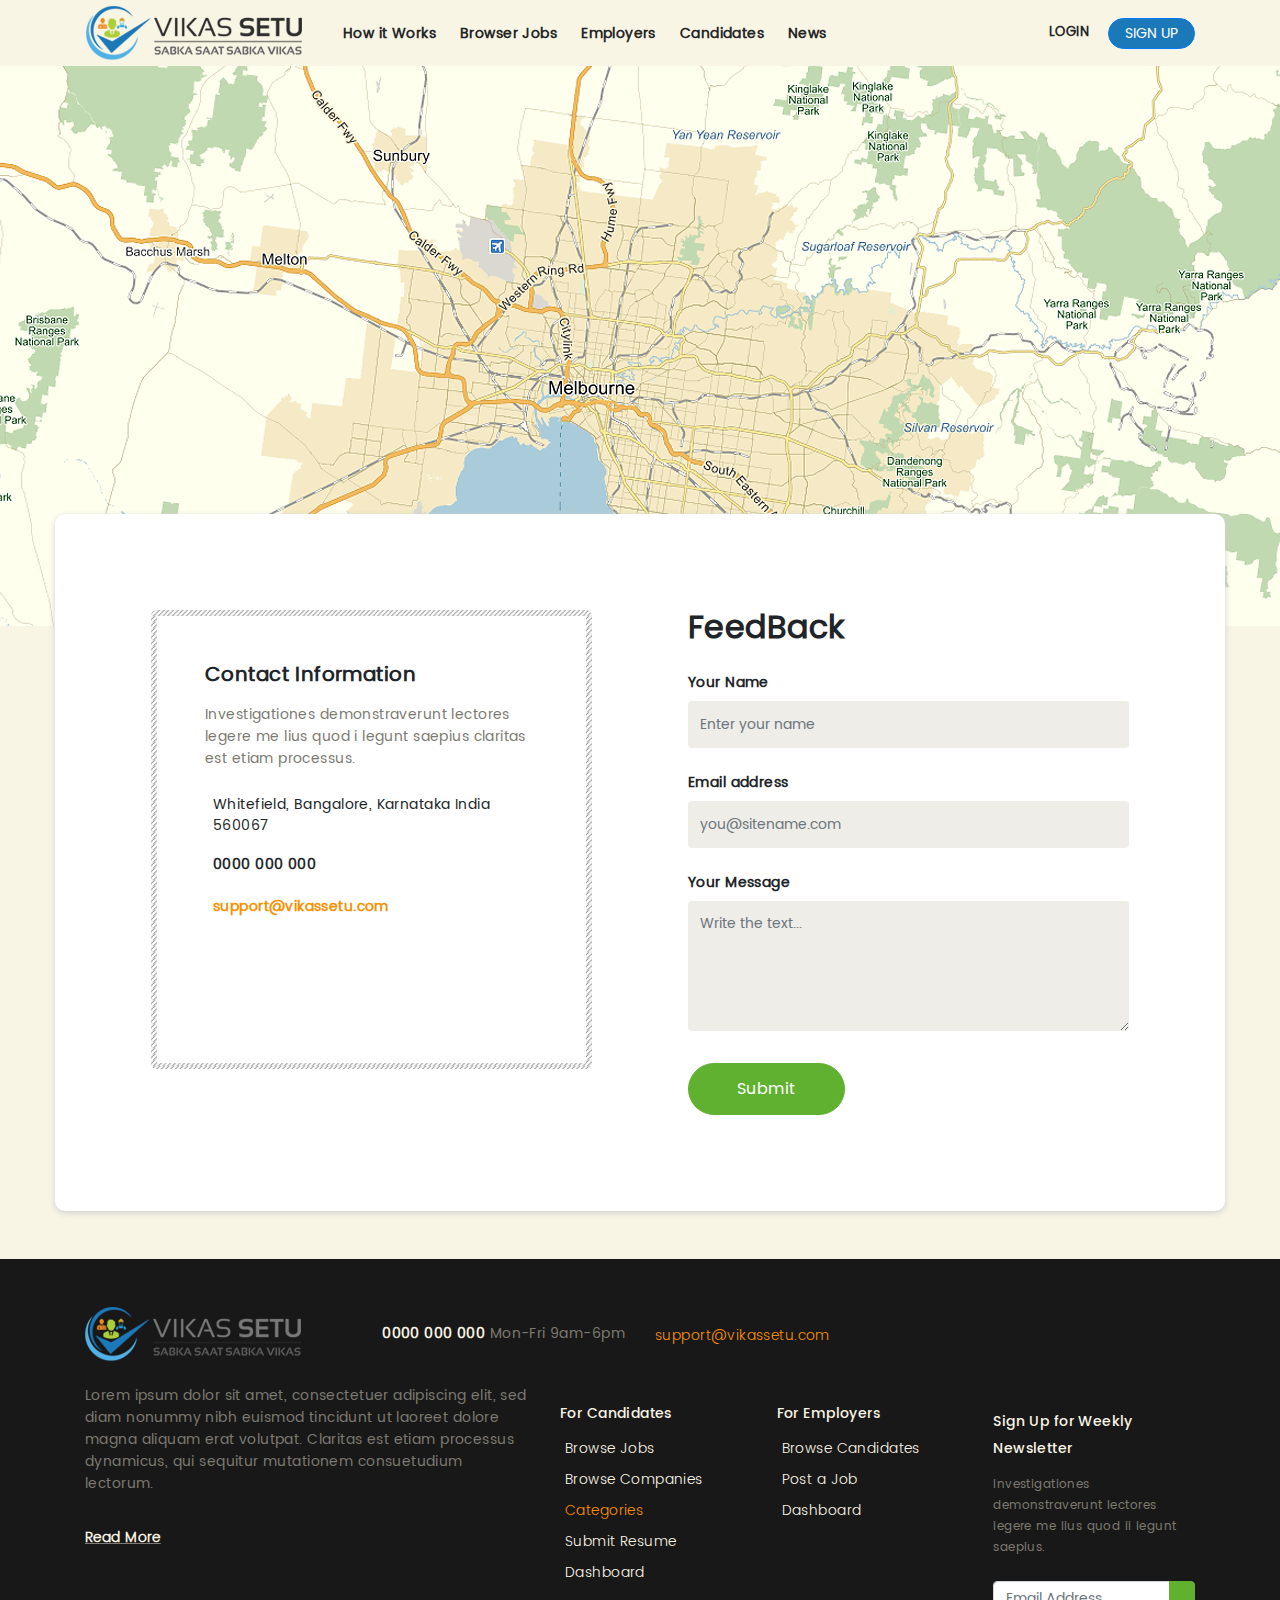
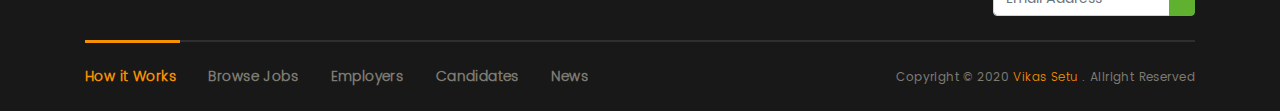
<file: contacts.html>
<!DOCTYPE html>
<html lang="en">

<head>
    <title>Vikas Setu</title>
    <meta charset="utf-8">
    <meta name="viewport" content="width=device-width, initial-scale=1">
    <link rel="stylesheet" href="https://maxcdn.bootstrapcdn.com/bootstrap/4.0.0/css/bootstrap.min.css" integrity="sha384-Gn5384xqQ1aoWXA+058RXPxPg6fy4IWvTNh0E263XmFcJlSAwiGgFAW/dAiS6JXm"
        crossorigin="anonymous">
    <link rel="stylesheet" href="css/style.css">
    <script src="https://cdnjs.cloudflare.com/ajax/libs/popper.js/1.16.0/umd/popper.min.js"></script>
    <link rel="stylesheet" href="https://use.fontawesome.com/releases/v5.5.0/css/all.css" integrity="sha384-B4dIYHKNBt8Bc12p+WXckhzcICo0wtJAoU8YZTY5qE0Id1GSseTk6S+L3BlXeVIU"
        crossorigin="anonymous">
    <link rel="stylesheet" href="https://fonts.googleapis.com/icon?family=Material+Icons">
    <script src="https://ajax.googleapis.com/ajax/libs/jquery/3.5.1/jquery.min.js"></script>
    <script src="https://maxcdn.bootstrapcdn.com/bootstrap/4.5.0/js/bootstrap.min.js"></script>
    <script src="js/carousel.js"></script>
    <link rel="stylesheet" href="css/carousel.css">
    <link rel="stylesheet" href="css/animate.css">
    <script src="js/wow.min.js"></script>
    <script>
        new WOW().init();
    </script>
</head>

<body>
    <div class="">
        <header>
            <section class="top-nav fixed-top">
                <div class="container">
                    <nav class="navbar navbar-expand-lg">
                        <a href="index.html" class="navbar-brand">
                            <img src="images/logo.png">
                        </a>
                        <div class="col-md-4 login-response">
                            <form class="my-2 my-lg-0">
                                    <a href="#" class="login loginBtn"><i class="fas fa-sign-in-alt"></i> LOGIN</a>
                                <button class="btn btn-primary pt-2 px-4 btn-sm my-sm-0 signupBtn" type="button">SIGN UP</button>
                            </form>
                        </div>
                        <button class="navbar-toggler navbar-toggler-right" type="button" data-toggle="collapse" data-target="#navb">
                            <span class="navbar-toggler-icon fa fa-bars"></span>
                        </button>
                        <div class="collapse navbar-collapse ml-4" id="navb">
                            <ul class="navbar-nav mr-auto">
                                <li class="nav-item">
                                    <a class="nav-link" href="javascript:void(0)">How it Works</a>
                                </li>
                                <li class="nav-item">
                                    <a class="nav-link" href="javascript:void(0)">Browser Jobs</a>
                                </li>
                                <li class="nav-item">
                                    <a class="nav-link" href="javascript:void(0)">Employers</a>
                                </li>
                                <li class="nav-item">
                                    <a class="nav-link" href="candidates-grid.html">Candidates</a>
                                </li>
                                <li class="nav-item">
                                    <a class="nav-link" href="javascript:void(0)">News</a>
                                </li>
                            </ul>
                            <form class="form-inline my-2 my-lg-0 login-hide">
                                    <a href="#" class="login loginBtn"><i class="fas fa-sign-in-alt"></i> LOGIN</a>
                                <button class="btn btn-primary pt-2 px-4 btn-sm my-sm-0 signupBtn" type="button">SIGN UP</button>
                            </form>
                        </div>
                    </nav>
                </div>
            </section>
            <section class="bg-contacts-banner">
                <div class="container">
                   
                </div>
            </section>
            
        </header>
        <section class="contacts pt-5 pb-5">
            <div class="container p-0">
                <div class="row px-5 py-5 contact-wrapper">
                   <div class="col-md-12 col-lg-6 p-5">
                       <div class="col-md-12 contact-info">
                           <div class="bg-white p-5">
                               <h5 class="mb-3"><b>Contact Information</b></h5>
                               <p class="mb-4 text-light">Investigationes demonstraverunt lectores legere me lius quod i legunt saepius claritas est etiam processus.</p>
                               <div class="mb-3 d-flex"><i class="fa fa-map-marker-alt text-orange mr-2 contact-icon"></i> <span>Whitefield, Bangalore, Karnataka India 560067</span></div>
                               <div class="mb-3"><i class="fa fa-mobile text-orange mr-2 contact-icon"></i> <b>0000 000 000</b></div>
                               <div><i class="fa fa-at text-orange mr-2 contact-icon"></i> <a href="javasctipt:void(0)" class="text-orange">support@vikassetu.com</a></div>
                               <div class="social py-4">
                                <a href="javasctipt:void(0)">
                                    <i class="fab fa-facebook fb"></i>
                                </a>
                                <a href="javasctipt:void(0)">
                                    <i class="fab fa-twitter-square twit"></i>
                                </a>
                                <a href="javasctipt:void(0)">
                                    <i class="fab fa-google-plus-square gplus"></i>
                                </a>
                                <a href="javasctipt:void(0)">
                                    <i class="fab fa-linkedin indeed"></i>
                                </a>
                                
                               </div>
                           </div>
                       </div>
                   </div>
                   <div class="col-md-12 col-lg-6 p-5">
                       <h2 class="mb-4"><b>FeedBack</b></h2>
                       <form action="">
                          <div class="form-group">
                            <label for="pwd">Your Name</label>
                            <input type="text" class="form-control" placeholder="Enter your name" id="pwd">
                          </div>
                          <div class="form-group">
                            <label for="email">Email address</label>
                            <input type="email" class="form-control" placeholder="you@sitename.com" id="email">
                          </div>
                          <div class="form-group mb-3">
                            <label for="email">Your Message</label>
                            <textarea name="" id="" cols="30" rows="5" class="form-control" placeholder="Write the text..."></textarea>
                          </div>
                          <buttn class="btn btn-success px-5 mt-2">Submit</buttn>
                       </form>
                   </div>
                </div>
            </div>
        </section>
        <section class="footer pt-5">
            <div class="container">
                <div class="row mb-4">
                    <div class="col-sm-6 col-md-6 col-lg-3">
                        <img src="images/logo-footer.png">
                    </div>
                    <div class="col-sm-6 col-md-6 col-lg-3 pt-3 text-right">
                        <section class="time">
                            <span>
                                <b>0000 000 000</b>
                            </span>
                            <span class="text-light">Mon-Fri 9am-6pm</span>
                        </section>
                    </div>
                    <div class="col-sm-6 col-md-6 col-lg-3 pt-3">
                        <a href="javasctipt:void(0)">
                            <i class="fa fa-at"></i>
                            <small>support@vikassetu.com</small>
                        </a>
                    </div>
                    <div class="col-sm-6 col-md-6 col-lg-3 social pt-3">
                        <a href="">
                            <i class="fab fa-facebook"></i>
                        </a>
                        <a href="">
                            <i class="fab fa-twitter"></i>
                        </a>
                        <a href="">
                            <i class="fab fa-linkedin-in"></i>
                        </a>
                        <a href="">
                            <i class="fa fa-rss"></i>
                        </a>
                    </div>
                </div>
                <div class="row p-0">
                    <div class="col-sm-12 col-md-12 col-lg-5">
                        <p>Lorem ipsum dolor sit amet, consectetuer adipiscing elit, sed diam nonummy nibh euismod tincidunt
                            ut laoreet dolore magna aliquam erat volutpat. Claritas est etiam processus dynamicus, qui sequitur
                            mutationem consuetudium lectorum.</p>
                        <a href="#" class="more mt-3">Read More
                            <i class="fas fa-chevron-right"></i>
                        </a>
                    </div>
                    <div class="col-sm-12 col-md-12 col-lg-7 row pr-0">
                        <div class="col-sm-6 col-md-4 pt-3 pr-0">
                            <h4>For Candidates</h4>
                            <ul class="link">
                                <li class="fa fa-caret-right">
                                    <a href="javasctipt:void(0)">Browse Jobs</a>
                                </li>
                                <li class="fa fa-caret-right">
                                    <a href="javasctipt:void(0)">Browse Companies</a>
                                </li>
                                <li class="fa fa-caret-right active">
                                    <a href="javasctipt:void(0)">Categories</a>
                                    <li class="fa fa-caret-right">
                                        <a href="javasctipt:void(0)">Submit Resume</a>
                                        <li class="fa fa-caret-right">
                                            <a href="javasctipt:void(0)">Dashboard</a>
                                        </li>
                            </ul>
                        </div>
                        <div class="col-sm-6 col-md-4 pt-3 pr-0">
                            <h4>For Employers</h4>
                            <ul class="link">
                                <li class="fa fa-caret-right">
                                    <a href="javasctipt:void(0)">Browse Candidates</a>
                                </li>
                                <li class="fa fa-caret-right">
                                    <a href="javasctipt:void(0)">Post a Job</a>
                                </li>
                                <li class="fa fa-caret-right">
                                    <a href="javasctipt:void(0)">Dashboard</a>
                                </li>
                            </ul>
                        </div>
                        <div class="col-md-4 pt-sm-4 pr-0">
                            <h4>Sign Up for Weekly Newsletter</h4>
                            <small>Investigationes demonstraverunt lectores legere me lius quod ii legunt saepius.</small>
                            <div class="input-group mt-4">
                                <input type="text" class="form-control" placeholder="Email Address" id="mail" name="email">
                                <div class="input-group-append">
                                    <button class="btn btn-success" type="submit">
                                        <i class="fa fa-envelope"></i>
                                    </button>
                                </div>
                            </div>
                        </div>
                    </div>
                </div>
                <div class="footer-link mt-4 py-4">
                    <div class="row">
                        <div class="col-sm-12 col-md-12 col-lg-7 pr-0">
                            <ul class="f-link">
                                <li class="active">
                                    <a href="javasctipt:void(0)">How it Works</a>
                                </li>
                                <li>
                                    <a href="javasctipt:void(0)">Browse Jobs</a>
                                </li>
                                <li>
                                    <a href="javasctipt:void(0)">Employers</a>
                                </li>
                                <li>
                                    <a href="candidates-grid.html">Candidates</a>
                                </li>
                                <li>
                                    <a href="javasctipt:void(0)">News</a>
                                </li>
                            </ul>
                        </div>
                        <div class="col-md-12 col-md-12 col-lg-5 py-sm-3 py-md-0 text-right copyright">
                            <span class="text-lightgrey">
                                <small>Copyright © 2020
                                    <a href="">
                                        <small>Vikas Setu</small>
                                    </a>. Allright Reserved</small>
                            </span>
                        </div>
                    </div>
                </div>
            </div>
        </section>
    
   
    <script type="text/javascript" src="js/move-top.js"></script>
    <script type="text/javascript" src="js/easing.js"></script>
    <!--smoth-scrolling-->
    <script type="text/javascript">
        jQuery(document).ready(function ($) {
            $(".scroll").click(function (event) {
                event.preventDefault();
                $('html,body').animate({ scrollTop: $(this.hash).offset().top }, 1000);
            });
        });
    </script>
    <!--smooth-scrolling-of-move-up-->
    <script type="text/javascript">
        $(document).ready(function () {
            $().UItoTop({ easingType: 'easeOutQuart' });
        });
    </script>
    <script>
        $(document).ready(function () {
            $(".loginBtn").click(function () {
                $("#loginModal").modal();
            });
            $(".signupBtn").click(function () {
                $("#signupModal").modal();
            });
        });
    </script>
    <a href="#" id="toTop" style="display: block;">Go to top
        <i class="fas fa-arrow-right"></i>
    </a>
    <div class="modal fade login-popup" id="loginModal">
            <div class="modal-dialog">
              <div class="modal-content">
              
                <!-- Modal Header -->
                <div class="modal-header">
                  <h4 class="modal-title">Login</h4>
                  <button type="button" class="close" data-dismiss="modal">×</button>
                </div>
                
                <!-- Modal body -->
                <div class="modal-body popup">
                    <div class="sub-text">For fast login use your social account.</div>
                    <ul class="nav nav-tabs">
                        <li class="nav-item">
                            <a class="nav-link fb active" data-toggle="tab" href="#fb">
                                <i class="fab fa-facebook-f"></i>
                                <div><small><span>Log in with</span><b>Facebook</b></small></div>
                            </a>
                        </li>
                        <li class="nav-item">
                            <a class="nav-link twit" data-toggle="tab" href="#twit">
                                <i class="fab fa-twitter"></i>
                                <div><small><span>Log in with</span><b>Twitter</b></small></div>
                            </a>
                        </li>
                    </ul>
                    
                    <!-- Tab panes -->
                    <div class="tab-content">
                        <div id="fb" class="container tab-pane clearfix active">
                                <div class="form-container">
                                        <div class="bg-white clearfix">
                                            <form>
                                                <div class="form-group">
                                                    <label for="email">Username or Email Address</label>
                                                    <input type="email" class="form-control" id="email" placeholder="test@gmail.com" name="email">
                                                </div>
                                                <div class="form-group">
                                                    <label for="pwd">Password</label>
                                                    <small class="text-orange float-right">
                                                        <a href="" class="text-orange">Lost your password?</a>
                                                    </small>
                                                    <input type="password" class="form-control" id="pwd" placeholder="Enter password" name="pswd">
                                                </div>
                                                <button type="submit" class="btn btn-success float-left px-5">Login</button>
                                                <div class="form-group form-check float-right pt-2">
                                                   <small> <label class="form-check-label">
                                                        <input class="form-check-input" type="checkbox" name="remember"> Remember me
                                                    </label></small>
                                                </div>
                                            </form>
                                        </div>
                                    </div>
                        </div>
                        <div id="twit" class="container tab-pane clearfix fade">
                                <div class="form-container">
                                        <div class="bg-white clearfix">
                                            <form>
                                                <div class="form-group">
                                                    <label for="email">Username or Email Address</label>
                                                    <input type="email" class="form-control" id="email" placeholder="test@gmail.com" name="email">
                                                </div>
                                                <div class="form-group">
                                                    <label for="pwd">Password</label>
                                                    <small class="text-orange float-right">
                                                        <a href="" class="text-orange">Lost your password?</a>
                                                    </small>
                                                    <input type="password" class="form-control" id="pwd" placeholder="Enter password" name="pswd">
                                                </div>
                                                <button type="submit" class="btn btn-success float-left px-5">Login</button>
                                                <div class="form-group form-check float-right pt-2">
                                                   <small> <label class="form-check-label">
                                                        <input class="form-check-input" type="checkbox" name="remember"> Remember me
                                                    </label></small>
                                                </div>
                                            </form>
                                        </div>
                                    </div>
                        </div>
                    </div>
                </div>
              </div>
            </div>
          </div>
    </div>
    <div class="modal fade signup-popup" id="signupModal">
            <div class="modal-dialog">
              <div class="modal-content">
                <!-- Modal Header -->
                <!-- <div class="modal-header">
                  
                </div> -->
                <button type="button" class="close" data-dismiss="modal">×</button>
                <!-- Modal body -->
                <div class="row modal-body popup">
                    <ul class="nav nav-tabs col-md-3">
                        <li class="nav-item">
                            <a class="nav-link text-center regcandidate active" data-toggle="tab" href="#regcandidate">
                                <img src="images/canidiate-tab-icon.png" />
                                <div>I am a candidate</div>
                            </a>
                        </li>
                        <li class="nav-item">
                            <a class="nav-link text-center regemployee" data-toggle="tab" href="#regemployee">
                                    <img src="images/employee-tab-icon.png" />
                                <div>I am an employer</div>
                            </a>
                        </li>
                        <li class="nav-item">
                                <a class="nav-link text-center regservices" data-toggle="tab" href="#regservices">
                                        <img src="images/services-tab-icon.png" />
                                    <div>Services</div>
                                </a>
                            </li>
                    </ul>
                    
                    <!-- Tab panes -->
                    <div class="tab-content col-md-9 pl-0 py-5">
                        <div id="regcandidate" class="container tab-pane active">
                            <div><b class="heading">Register as candidate</b> <span class="text-light ml-3">All fields are required!</span></div>
                            <div class="form-container">
                                <div class="bg-white clearfix">
                                    <form>
                                        <div class="row">
                                            <div class="col-md-6">
                                                <div class="form-group">
                                                    <label for="fname">Your First Name</label>
                                                    <input type="input" class="form-control" id="fname" placeholder="First Name" name="fname">
                                                </div>
                                            </div>
                                            <div class="col-md-6">
                                                <div class="form-group">
                                                    <label for="lname">Your Last Name</label>
                                                    <input type="input" class="form-control" id="lname" placeholder="last Name" name="lname">
                                                </div>
                                            </div>
                                            <div class="col-md-6">
                                                <div class="form-group">
                                                    <label for="email">Your Last Name</label>
                                                    <input type="email" class="form-control" id="email" placeholder="you@sitename.com" name="email">
                                                </div>
                                            </div>
                                            <div class="col-md-6">
                                                    <div class="form-group">
                                                        <label for="email">Your Last Name</label>
                                                        <input type="password" class="form-control" id="pwd" placeholder="********" name="pswd">
                                                    </div>
                                                </div>
                                        </div>
                                        <div class="row">
                                            <div class="col-sm-12 col-md-6 col-lg-3"><button type="button" class="btn btn-success float-left px-5">Signup</button></div>
                                            <div class="col-sm-12 col-md-6 col-lg-9">
                                                    <div class="row">
                                                            <div class="col-sm-12 col-md-12 col-lg-4 pt-md-0 pb-md-3 pt-lg-3 pr-0"><b>Signup / Signin with:</b></div>
                                                            <div class="col-sm-12 col-md-12 col-lg-8">
                                                                <ul class="social-button">
                                                                    <li>
                                                                        <a class="fb" href="javascript:void(0)">
                                                                            <i class="fab fa-facebook-f"></i>
                                                                            <div>
                                                                                <small>
                                                                                    <span>Log in with</span>
                                                                                    <b>Facebook</b>
                                                                                </small>
                                                                            </div>
                                                                        </a>
                                                                    </li>
                                                                    <li>
                                                                        <a class="twit" href="javascript:void(0)">
                                                                            <i class="fab fa-twitter"></i>
                                                                            <div>
                                                                                <small>
                                                                                    <span>Log in with</span>
                                                                                    <b>Twitter</b>
                                                                                </small>
                                                                            </div>
                                                                        </a>
                                                                    </li>
                                                                </ul>
                                                            </div>
                                                    </div>
                                            </div>
                                        </div>
                                    </form>
                                </div>
                            </div>
                        </div>
                        <div id="regemployee" class="container tab-pane fade">
                                <div><b class="heading">Register as employee</b> <span class="text-light ml-3">All fields are required!</span></div>
                                <div class="form-container">
                                        <div class="bg-white clearfix">
                                            <form>
                                                <div class="row">
                                                    <div class="col-md-6">
                                                        <div class="form-group">
                                                            <label for="fname">Your First Name</label>
                                                            <input type="input" class="form-control" id="fname" placeholder="First Name" name="fname">
                                                        </div>
                                                    </div>
                                                    <div class="col-md-6">
                                                        <div class="form-group">
                                                            <label for="lname">Your Last Name</label>
                                                            <input type="input" class="form-control" id="lname" placeholder="last Name" name="lname">
                                                        </div>
                                                    </div>
                                                    <div class="col-md-6">
                                                        <div class="form-group">
                                                            <label for="email">Your Last Name</label>
                                                            <input type="email" class="form-control" id="email" placeholder="you@sitename.com" name="email">
                                                        </div>
                                                    </div>
                                                    <div class="col-md-6">
                                                            <div class="form-group">
                                                                <label for="email">Your Last Name</label>
                                                                <input type="password" class="form-control" id="pwd" placeholder="********" name="pswd">
                                                            </div>
                                                        </div>
                                                </div>
                                                <div class="row">
                                                    <div class="col-sm-12 col-md-6 col-lg-3"><button type="button" class="btn btn-success float-left px-5">Signup</button></div>
                                                    <div class="col-sm-12 col-md-6 col-lg-9">
                                                            <div class="row">
                                                                    <div class="col-sm-12 col-md-12 col-lg-4 pt-md-0 pb-md-3 pt-lg-3 pr-0"><b>Signup / Signin with:</b></div>
                                                                    <div class="col-sm-12 col-md-12 col-lg-8">
                                                                        <ul class="social-button">
                                                                            <li>
                                                                                <a class="fb" href="javascript:void(0)">
                                                                                    <i class="fab fa-facebook-f"></i>
                                                                                    <div>
                                                                                        <small>
                                                                                            <span>Log in with</span>
                                                                                            <b>Facebook</b>
                                                                                        </small>
                                                                                    </div>
                                                                                </a>
                                                                            </li>
                                                                            <li>
                                                                                <a class="twit" href="javascript:void(0)">
                                                                                    <i class="fab fa-twitter"></i>
                                                                                    <div>
                                                                                        <small>
                                                                                            <span>Log in with</span>
                                                                                            <b>Twitter</b>
                                                                                        </small>
                                                                                    </div>
                                                                                </a>
                                                                            </li>
                                                                        </ul>
                                                                    </div>
                                                            </div>
                                                    </div>
                                                </div>
                                            </form>
                                        </div>
                                    </div>
                        </div>
                        <div id="regservices" class="container tab-pane clearfix fade">
                                <div><b class="heading">Register as services</b> <span class="text-light ml-3">All fields are required!</span></div>
                                <div class="form-container">
                                        <div class="bg-white clearfix">
                                            <form>
                                                <div class="row">
                                                    <div class="col-md-6">
                                                        <div class="form-group">
                                                            <label for="fname">Your First Name</label>
                                                            <input type="input" class="form-control" id="fname" placeholder="First Name" name="fname">
                                                        </div>
                                                    </div>
                                                    <div class="col-md-6">
                                                        <div class="form-group">
                                                            <label for="lname">Your Last Name</label>
                                                            <input type="input" class="form-control" id="lname" placeholder="last Name" name="lname">
                                                        </div>
                                                    </div>
                                                    <div class="col-md-6">
                                                        <div class="form-group">
                                                            <label for="email">Your Last Name</label>
                                                            <input type="email" class="form-control" id="email" placeholder="you@sitename.com" name="email">
                                                        </div>
                                                    </div>
                                                    <div class="col-md-6">
                                                            <div class="form-group">
                                                                <label for="email">Your Last Name</label>
                                                                <input type="password" class="form-control" id="pwd" placeholder="********" name="pswd">
                                                            </div>
                                                        </div>
                                                </div>
                                                <div class="row">
                                                    <div class="col-sm-12 col-md-6 col-lg-3"><button type="button" class="btn btn-success float-left px-5">Signup</button></div>
                                                    <div class="col-sm-12 col-md-6 col-lg-9">
                                                            <div class="row">
                                                                    <div class="col-sm-12 col-md-12 col-lg-4 pt-md-0 pb-md-3 pt-lg-3 pr-0"><b>Signup / Signin with:</b></div>
                                                                    <div class="col-sm-12 col-md-12 col-lg-8">
                                                                        <ul class="social-button">
                                                                            <li>
                                                                                <a class="fb" href="javascript:void(0)">
                                                                                    <i class="fab fa-facebook-f"></i>
                                                                                    <div>
                                                                                        <small>
                                                                                            <span>Log in with</span>
                                                                                            <b>Facebook</b>
                                                                                        </small>
                                                                                    </div>
                                                                                </a>
                                                                            </li>
                                                                            <li>
                                                                                <a class="twit" href="javascript:void(0)">
                                                                                    <i class="fab fa-twitter"></i>
                                                                                    <div>
                                                                                        <small>
                                                                                            <span>Log in with</span>
                                                                                            <b>Twitter</b>
                                                                                        </small>
                                                                                    </div>
                                                                                </a>
                                                                            </li>
                                                                        </ul>
                                                                    </div>
                                                            </div>
                                                    </div>
                                                </div>
                                            </form>
                                        </div>
                                    </div>
                        </div>
                    </div>
                </div>
              </div>
            </div>
          </div>
    </div>
</body>
</html>
</file>
<file: css/style.css>
@font-face {
    font-family: 'default-regular';
    src: url(../fonts/Poppins-Regular.ttf) format('truetype');
}
@font-face {
    font-family: 'default-light';
    src: url(../fonts/Poppins-Light.ttf) format('truetype');
}
@font-face {
    font-family: 'default-medium';
    src: url(../fonts/Poppins-Medium.ttf) format('truetype');
}
@font-face {
  font-family: 'default-bold';
  src: url(../fonts/Poppins-Bold.ttf) format('truetype');
}
body{
	margin:0 !important;
    font-family: 'default-regular';
    font-size: 14px;
    letter-spacing: 0.03em;
    padding: 0 !important;
}
body a{
	transition: 0.5s all ease;
	-webkit-transition: 0.5s all ease;
	-moz-transition: 0.5s all ease;
	-o-transition: 0.5s all ease;
	-ms-transition: 0.5s all ease;
    text-decoration:none;
    color: #262626;
    font-weight: bold;
}
body a:hover{
    color: #262626;
}
.widht-100{
    width: 100%;
}
h3{
    font-size: 1.75rem !important;
    color: #262626 !important;
    margin-bottom: 15px !important;
    font-weight: bold !important;
}
h4{
    color: #7c7a71 !important;
    font-size: 18px !important;
    line-height: 27px;
}
ul li{
    list-style: none;
}
p {
    font-size: 14px;
    line-height: 22px;
}
.small, small {
    font-size: 85%;
    font-weight: 400;
}
.text-light{
    color: #7c7a71 !important;
}
.text-cream{
    color: #f9f5e5 !important;
}
.text-lightgrey{
    color: #7c7a71 !important;
}
.text-orange{
    color: #f89101 !important;
}
a.text-orange{
    color: #f89101 !important;
}
a.text-orange:hover{
    color: #f89101 !important;
}
.text-yellow{
    color: #fecd35;
}
a.text-yellow{
    text-decoration: underline;
    color: #fecd35;
}
a.text-yellow:hover{
    text-decoration: none;
    color: #fecd35;
}
.b-radius-t6{
    border-radius: 6px 6px 0 0 !important;
}
.b-radius-b6{
    border-radius: 0 0 6px 6px !important;
}
.b-b-grey{
    border-bottom: 2px solid #eeede7;
}
.input-group .btn{
    border-radius: 0 .25rem .25rem 0 !important;
    padding: 0 .75rem;
}
.form-control:focus {
    color: #495057;
    background-color: #fff;
    border-color: transparent !important;
    outline: 0;
    box-shadow: 0 0px 6px 1px #cfcfcf !important;
}
.find-panel .input-group .btn{
    border-radius: 2rem !important;
    font-size: 0.9em;
    padding: 0.9em 2.5em;
}
.btn{
    border-radius: 2rem !important;
    padding: .800rem .75rem;
}
.btn.btn-sm {
    padding: .25rem 1rem !important;
    font-size: .875rem;
    line-height: 1.5;
}
.btn-group-sm>.btn {
    padding: .25rem .5rem !important;
}
.btn-custom {
    display: inline-block;
    cursor: pointer;
    text-align: center;
    white-space: nowrap;
    vertical-align: middle;
    -webkit-user-select: none;
    -moz-user-select: none;
    -ms-user-select: none;
    user-select: none;
    border: 1px solid transparent;
    padding: .35rem 1rem .25rem 1rem !important;
    font-size: 0.6rem !important;
    text-transform: uppercase;
    line-height: 1em !important;
    border-radius: .25rem !important;
    font-family: 'default-medium';
    transition: color .15s ease-in-out,background-color .15s ease-in-out,border-color .15s ease-in-out,box-shadow .15s ease-in-out;
}
.btn-custom:focus{
    outline: 0 !important;
}
.btn-primary-1 {
    color: #fff;
    background-color: #3452ff !important;
    border-color: #3452ff !important;
}
.btn-dark{
    background-color: #262626 !important;
    border-color: #262626 !important;
}
.btn-success, .bg-success {
    color: #fff;
    background-color: #61b131 !important;
    border-color: #61b131 !important;
}
.input-group>.form-control{
    font-size: 1em;
}

/* Top Navigation */
.top-nav{
    background: #f9f5e5;
}
.navbar{
    padding:  0 !important;
}

.navbar-brand{
    margin-right: 0 !important;
}
.navbar-brand img{
    /* width: 80%; */
}
.top-nav > .btn, .btn-primary {
    padding: .25rem 1rem;
    font-size: .8rem;
    line-height: 1.5;
    border-radius: 1rem;
    background: #1b78b9;
}
.login{
    margin-right: 1.5em;
    font-size: 0.9em;
}
.login:hover{
    text-decoration: none;
}
.navbar-expand-lg .navbar-nav .nav-link{
    color: #262626;
}
.navbar-expand-lg .navbar-nav .nav-link.active, .navbar-expand-lg .navbar-nav .nav-link:hover{
    color: #ef8921;
}
@media (min-width: 992px){
    .navbar-expand-lg .navbar-nav .nav-link {
        padding-right: 1rem;
        padding-left: 1rem;
    }
}
/*--slider-up-arrow--*/
#toTop {
	display: none;
	text-decoration: none;
	position: fixed;
	bottom: 10%;
	right: 3%;
    overflow: hidden;
    color: #7c7a71 !important;
    font-size: 12px;
    transform: rotate(-90deg);
    -webkit-transform: rotate(-90deg);
    -moz-transform: rotate(-90deg);
    -ms-transform: rotate(-90deg);
    -o-transform: rotate(-90deg);
}
#toTop span{
    display: none;
}
#toTop i{
    color: #cfcfcf;
    font-size: 18px;
    padding: 2px 4px;
    vertical-align: bottom;
    border-right: 1px solid #cfcfcf;
}

/* Top banner */
.top-banner{
    background-color: #1b78b9;
    background-image: linear-gradient(40deg, #84ac0a , #1b78b9);
    min-height: 730px;
    padding-top: 70px;
    padding-bottom: 180px;
}
.baner-heading{
    font-family: 'default-bold';
    font-size: 4rem;
    padding-top: 175px;
    color: white;
}
.sub-heading{
    font-family: 'default-bold';
    font-size: 2rem;
    padding-top: 10px;
    color: #262626;
}

.browse{
    text-decoration: underline;
}
.browse:hover{
    text-decoration: none;
}
.browse i{
    font-size: 0.7em;
    margin-left: 0.5em;
    vertical-align: middle;
}
.graphics img{
    /* width: 100%; */
}
.find-panel{
    background: #edf8ff;
}
.home.find-tab{
    margin-top: -160px;
}
.inner.find-tab{
    margin-top: -108px;
}
.find-tab .tab-content{
    background-color: #fff;
    text-align: left;
    border-radius: 0px 6px 6px 6px;
}
.nav-tabs .nav-item {
    margin-bottom: 0;
    /* width: 16%; */
    margin-right: 4px;
}
.find-tab .nav-tabs{
    border-bottom: 0 !important;
}
.find-tab .nav-tabs .nav-link{
    border: 0 !important;
    text-transform: uppercase;
    /* font-size: 0.8em; */
    padding: 1.3em 2em;
}
.find-tab .nav-tabs .nav-link i {
    margin-right: 0.6em;
    font-size: 1.2em;
}
.find-tab .nav-tabs .nav-link.job{
    background: #262626;
    color: white;
    border-top: 3px solid transparent !important;
}
.find-tab .nav-tabs .nav-link.job.active{
    background: white;
    color: #262626;
    border-top: 3px solid #262626 !important;
}
.find-tab .nav-tabs .nav-link.candidate{
    background: #ef8921;
    color: white;
    border-top: 3px solid transparent !important;
}
.find-tab .nav-tabs .nav-link.candidate.active{
    background: white;
    color: #262626;
    border-top: 3px solid #ef8921 !important;
}
.find-tab .nav-tabs .nav-link.service{
    background: #1b78b9;
    color: white;
    border-top: 3px solid transparent !important;
}
.find-tab .nav-tabs .nav-link.service.active{
    background: white;
    color: #262626;
    border-top: 3px solid #1b78b9 !important;
}
.tab-content .input-group .form-control{
    background: #eeede7 !important;
    padding: .500rem .75rem;
    border: 1px solid #e9e7de !important;
}

.tab-content .input-group .form-control:focus{
    background-color: #fff !important;
    padding: .500rem .75rem;
}
.offer{
    width: 40%;
    text-align: right;
    padding-top: 20px;
    margin-left: 6px;
    color: white;
    position: absolute;
    right: 20px;
}
.find-tab .input-group button.btn{
    padding: .800rem 2rem .550rem 2rem;
    border-radius: 0 .25rem .25rem 0 !important;
    text-transform: uppercase;
    font-family: 'default-bold';
}
.keywords small{
    font-size: 11px;
    color: #b5b4af;
}
.keywords .form-control{
    border-top-right-radius: 0 !important;
    border-bottom-right-radius:  0 !important;
}
.specialisms select.form-control{
    border-radius:  0 !important;
    height: 42px !important;
}
.specialisms small{
    font-size: 11px;
    color: #b5b4af;
}
.location{
    position: relative;
}
.location i{
    position: absolute;
    right: 12px;
    top: 14px;
    color: #7e7c73 !important;
}
.location .form-control{
    border-radius:  0 !important;
}

/* Categories Box */
.categories::before{
    content: "";
    width: 0;
    height: 0;
    border-left: 20px solid transparent;
    border-right: 20px solid transparent;
    border-bottom: 20px solid white;
    left: 48%;
    top: -40px;
    position: relative;
}
.categories .categories-bg{
    background-color: #eeede7; 
    background-image: linear-gradient(white, #eeede7, white);
}
.category-box{
    border-radius: 8px;
    background: white;
    padding: 3em 1em 1em 1em;
    margin-right: 2px;
    margin-bottom: 2px;
    display: block;
    text-decoration: none;
}
.category-box:hover, .category-box.active{
    text-decoration: none;
    box-shadow: 0px 0px 40px #feeed8;
    position: relative;
    z-index: 1;
}
.category-box i{
    color: #fecd35;
    font-size: 4em;
    margin-bottom: 10px;
}
.category-box:hover i, .category-box.active i{
    color: #84ac0a;
}
.category-box b{
    color: #262626;
    display: block;
    margin-bottom: 5px;
}
.category-box:hover b, .category-box.active b{
    color: #1b78b9;
}

.category-box span{
    color: #b5b4af;
    display: block;
    font-size: 0.9em;
    font-family: 'default-light';
}
.category-box:hover span, .category-box.active span{
    color: #262626;
}
.category-box span i{
    margin: 19px 0 0 0;
    color: #f89101 !important;
    visibility: hidden;
    font-size: 1.5em;
}
.category-box:hover span i, .category-box.active span i{
    visibility: visible;
}

.employee-tab-bg{
    background: #edf8ff;
}
.employee-tab{
    position: relative;
    top:-75px;
}
.employee-tab .nav-tabs{
    border-bottom: 0 !important;
}
.employee-tab .nav-tabs .nav-link{
    background: #2d2c2b !important;
    color: #7c7a71 !important;
    border: 0 !important;
    padding: 0 !important;
}
.employee-tab .nav-tabs .nav-link .img{
    width: 90% !important;
}
.employee-tab .nav-tabs .nav-link.lookjob{
    border-radius: 6px 0 0 6px !important;
}
.employee-tab .nav-tabs .nav-link.employee{
    border-radius: 0 6px 6px 0 !important;
}
.employee-tab .nav-tabs .nav-item.show .nav-link, .employee-tab .nav-tabs .nav-link.active{
    background: #f4fddb !important;
    box-shadow: 5px 4px 20px #feeed8;
}
.employee-tab .nav-tabs .nav-link.active{
    position: relative;
}
.employee-tab .nav-tabs .nav-link.active::after{
    content: '';
    height: 4px;
    width: 80%;
    background: #f89101;
    position: absolute;
    bottom: -4px;
    left: 3rem!important;
}
.employee-tab .nav-tabs .nav-link.active p b{
    color: #f89101;
}
.employee-tab .nav-tabs .nav-link.active h2{
    color: #262626;
}
.employee-tab .nav-tabs .nav-item{
    width: 50%;
    margin-right: 0 !important;
}
.employee-tab .nav-tabs .nav-link h2{
    font-size: 20px;
    color: #FFFFFF;
    font-weight: bold;
}
.employee-tab .nav-tabs .nav-link p{
    font-size: 14px;
    line-height: 22px;
    font-family: 'default-light';
}

.employee-tab .nav-tabs .nav-link p b{
    color: #fecd35;
}

ul.custom-list li{
    background: #FFFFFF;
    padding: 4em;
    border-bottom: 1px solid #e5e5e5;
}
ul.custom-list li:hover, ul.custom-list li.active{
    box-shadow: 0px 10px 40px #feeed8;
    position: relative;
    z-index: 1;
    border-radius: 6px !important;
    border-bottom-color: transparent;
}
ul.custom-list li:hover h2, ul.custom-list li.active h2{
    color: #f89101 !important;
}
ul.custom-list li:nth-child(1){
    border-radius: 6px 6px 0 0;
}
ul.custom-list li:last-child{
    border-radius: 0 0 6px 6px ;
    border-bottom: 0 !important;
}
ul.custom-list li h2{
    display: inline-block;
    font-size: 18px;
    margin-right: 20px;
    font-weight: bold;
}
ul.custom-list li a, ul.custom-list li a:hover{
    color: #fecd35;
    text-decoration: none;
    font-family: 'default-light';
}
.app-store .app-button a.btn{
    padding: 0;
}
.app-store .app-button a.btn:focus{
    outline: none;
    outline-color: transparent !important;
    box-shadow: none !important;
    padding: 0;
}
.app-store .img{
    background: url('./../images/bg-mobile.png') no-repeat center 100%; 
    background-size: 60%;
}
/* .app-store .img img {
    position: absolute;
    bottom: 0;
    right: 0;
} */
.app-store .content {
    padding: 100px 20px 5px 30px;
}
.app-store .content h2{
    font-size: 1.8rem;
    font-weight: bold;
}
/* Carousel */
.profile-card{
    background: #f9f5e5;
    border-radius: 6px;
    color: #7c7a71;
    padding: 40px;
    float: left;
    position: relative;
    font-family: 'default-light';
    min-height: 280px;
    margin-top: 25px;
}
.profile-card:hover, .profile-card.active{
    background: #FFFFFF;
    box-shadow: 0px 0px 40px #feeed8;
}
.profile-card:hover{
    text-decoration: none;
    color: #7c7a71;
}
.profile-card img.circle{
    border-radius: 50%;
    width: 70px;
    height: 70px;
    margin-top:-70px;
    position: relative;
    z-index: 1;
}
.profile-card p{
    padding-top: 20px;
    min-height: 130px;
}
.profile-card b{
    color: #262626;
    display: block;
    margin-bottom: 5px;
    font-family: 'default-bold';
}
.profile-card:hover b{
    color: #f89101;
}
.profile-card .span{
    font-family: 'default-light';
}
.profile-card::after{
    content: ',,';
    font-size: 100px;
    line-height: 0;
    color: #f1e4ce;
    font-family: 'Times New Roman', Times, serif;
    right: 40px;
    bottom: 20px;
    position: absolute;
    vertical-align: bottom;
    height: 20px;
    transform: rotate(180deg);
    -webkit-transform: rotate(180deg);
    -moz-transform: rotate(180deg);
    -ms-transform: rotate(180deg);
    -o-transform: rotate(180deg);
}

.carousel .carousel-indicators {
    bottom: -50px;
}

/* SIGNUP */
.signup{
    background-image: linear-gradient(40deg, #01aacb , #01a68a);
}
.signup h3{
    color: #FFFFFF !important;
}
.signup h4{
    color: #f9f5e5 !important;
}
.signup .btn-outline-secondary{
    border-color: #FFFFFF !important;
    color: #FFFFFF !important;
    text-transform: uppercase;
    padding: 15px 50px;
    border: 2px solid #FFFFFF;
}
.signup .btn-outline-secondary:hover{
    background: transparent;
}
.signup .btn-outline-secondary:focus{
    outline-color: transparent;
    box-shadow: none !important;
}
.blog{
    background: #edf8ff;
}
.blog .card{
    border: 0 !important;
}
.blog .card a.active, .blog .card a:hover{
    box-shadow: 2px 0px 40px #feeed8;
    text-decoration: none;
}
.blog .card-body{
    color: #262626;
}
.blog .card a.active .card-body .card-title, .blog .card a:hover .card-body .card-title{
    color: #f89101 !important;
}
.blog .card-text{
    text-transform: uppercase;
    color: #b5b4af;
}
.blog .button{
    position: absolute;
    top: 10px;
    left: 10px;
    font-family: 'default-light';
    font-size: 0.9em;
    opacity: .8;
    background: #262626;
    color: white;
    padding: 5px 20px;
    border-radius: 20px;
    box-shadow: none;
    font-weight: normal;
    border: 0;
    cursor: pointer;
}
.blog .button:focus{
    outline: none;
    box-shadow: transparent;
}
.blog .btn-till{
    background: #01a9bf;
    text-transform: uppercase;
    color: #FFFFFF;
}
.card-body{
    padding: 2rem 1.25rem;
}

/* FOOTER */
.footer{
    background: #181818;
    color: #7c7a71;
}
.footer span{
    color: #f9f5e5;
}
.footer a{
    color: #f89101;
    font-size: 1.2em;
    font-family: 'default-light' !important;
}
.footer a:hover{
    color: #f89101;
    text-decoration: none;   
}
.footer .social{
    text-align: right;
}
.footer .social a i{
    margin-left: 1em;
    font-size: 1.2em;
    color: #7c7a71 !important;
}
.footer .social a:hover i{
    color: #f9f5e5 !important;
}
.footer .more{
    font-size: 1em;
    color: #f9f5e5;
    text-decoration-color: #7c7a71 !important;
    text-decoration: underline;
    float: left;
}
.footer .more:hover{
    color: #f9f5e5;
    text-decoration-color: #7c7a71;
    text-decoration: none;
}
.footer .more i{
    color: #7c7a71;
    font-size: 0.8em;
    margin-left: 5px;
}
.footer h4{
    color: #f9f5e5 !important;
    font-size: 0.9rem !important;
    font-family: 'default-medium';
    margin-bottom: 10px;
}
.footer ul.link{
    margin: 0;
    padding: 0;
}
.footer ul.link li{
    padding: 0 2px 10px 0px;
    display: block;
}
.footer ul.link li a{
    color: #f9f5e5;
    font-weight: normal;
    font-size: 1em;
    padding-left: 5px; 
}
.footer ul.link li:hover a, .footer ul.link li.active a, .footer ul.link li.fa:hover, .footer ul.link li.fa.active{
    color: #f89101;
}
.footer-link{
    border-top: 2px solid #2f2f2d;
}
.footer-link ul{
    margin: 0;
    padding: 0;
}
.footer-link ul.f-link li{
    display: inline;
    margin: 0 2em 0 0;
    padding: 0
}
.footer-link ul.f-link li a{
    color: #7c7a71;
    font-size: 1em;
}
.footer-link ul.f-link li:hover a, .footer-link ul li.active a{
    color: #f89101 !important;
}
.footer-link ul.f-link li:hover, .footer-link ul li.active{
    border-top: 3px solid #f89101; 
    padding-top: 22px;
}


.navbar-toggler {
    background-color: #ef8921;
    border: 1px solid #ef8921;
}
.navbar-toggler-icon {
    width: 1em !important;
    height: 1.1em !important;
    font-size: 1.2em !important;
    color: #ffffff;
}
.login-response{
    display: none;
}
.employee-tab .nav-tabs .nav-link .content{
    padding-left: 3rem;
}
@media only screen and (max-width : 1280px) {
    .offer{
        width: 30%;
    }
    .navbar-expand-lg .navbar-nav .nav-link {
        padding-right: 0.5rem;
    }
   
}
@media only screen and (max-width : 1024px) { 
    .find-panel .nav small.offer{
        position: absolute;
        right: 0;
        width: 28%;
        margin-right: 20px;
        top: -10px;
    }
    .graphics img{
        margin-top: 100px !important;
    }
    .navbar-expand-lg .navbar-nav .nav-link{
            padding-left: 0rem !important;
    }
    .carousel-control.left {
        left: -30px !important;
        top: 35%;
    }
    .carousel-control.right {
        right: -30px !important;
        top: 35%;
    }
    .profile-card{
        min-height: 400px;
    }
    .app-store .img{
        background: url('./../images/bg-mobile.png') no-repeat center 100%; 
        background-size: 80%;
    }
    .employee-tab .nav-tabs .nav-link .img img{
        position: absolute;
        bottom: 0;
        width: 70% !important;
    }
    .employee-tab .nav-tabs .nav-link.active::after{
        left: 1rem!important;
    }
    .employee-tab .nav-tabs .nav-link .content {
        padding-left: 1rem;
    }
    .category-box {
        padding: 4em 1em 1em 1em;
        min-height: 245px;
    }
    .find-panel .nav small.offer {
        position: absolute;
        right: 0;
        width: 94%;
        margin-right: 20px;
        top: -60px;
        text-align: center;
    }
    .baner-heading {
        padding-top: 90px;
    }
}

@media only screen and (max-width : 768px) { 
    
   
    .login-response{
        display: block;
        position: absolute;
        right: 50px;
        top: 10px;
    }
    .collapse.show .login-hide{
        display: none;
    }
   
    .employee-tab .nav-tabs .nav-link .content{
        padding-left: 15px;
    }
    .employee-tab .nav-tabs .nav-link .img img{
        position: absolute;
        bottom: 0;
        right: 0;
        width: 27% !important;
    }
   
    .graphics img {
        margin-top: 100px !important;
        margin-bottom: 20px;
        width: 100%;
    }
    .app-store .content {
        padding: 20px 20px 5px 30px;
    }
    
    .profile-card{
        min-height: auto;
    }
    .signup h3{
        font-size: 1.40rem !important;
    }
    .footer-link ul.f-link li{
        margin: 0 1.5em 0 0;
    }
    .app-store .img{
        background: url('./../images/bg-mobile.png') no-repeat center 100%; 
        background-size: 70%;
        height: 380px;
    }
    .app-store .app-button a img.apple{
        width: 50%;
        margin-bottom: 20px;
    }
    .app-store .app-button a img.android{
        width: 60%;
    }
    .footer .copyright{
        text-align: center !important;
        padding: 15px 0 0 0;
    }
    .candidates-card.list-view{
        display: block;
    }
}

@media only screen and (max-width : 767px) { 
    .find-tab .nav-tabs .nav-link {
        font-size: 0.8em !important;
        padding: 1.3em 1em;
    }
    .tab-content .input-group .form-control{
        border-radius: 6px !important;
        border: 1px solid #ced4da !important;
        margin-top: 1rem;
    }
    .find-tab .input-group button.btn{
        border-radius: 2rem !important;
        margin-top: 1em;
    }
    .location i {
        top: 30px;
    }
    .app-store .app-button a img.apple{
        width: 33%;
        margin-bottom: 0px;
    }
    .app-store .app-button a img.android{
        width: 43%;
    }
    .footer-link ul.f-link li {
        margin: 0 1em 0 0;
    }
    .footer .copyright{
        text-align: center !important;
        padding: 15px 0 0 0;
    }
    .footer-link ul.f-link li:hover, .footer-link ul li.active{
        border-top: 0 !important; 
        padding-top: 22px;
        text-align: center;
    }
    .footer .social, .footer .time{
        text-align: left !important;
    }
    .footer .social a i{
        margin-right: 1em;
        margin-left: 0;
    }
}

/* Modal */
.modal-content{
    padding: 0px 30px 30px 30px;
}
.modal-header{
    border-bottom: 0px;
    text-align: center !important;
    padding: 1rem 1rem 0 1rem;
}
.modal-title{
    width: 100%;
    padding-top: 1em;
    color: #262626 !important;
    font-weight: bold;
}
.modal-header .close{
    padding: 0 !important;
    margin-top: -6px !important;
    margin-right: -31px !important;
    outline-color: transparent !important;
    outline: none;
}
.modal-body{
    padding: 0rem 1rem 1rem 1rem !important;
}
.sub-text {
    text-align: center;
    color: #7c7a71 !important;
    margin-bottom: 2rem;
}
.tab-content .heading{
    font-size: 30px;
    font-family: 'default-bold';
}
.tab-content .text-light{
    font-size: 18px;
}

/* Social Button */
ul.social-button{
    padding: 0;
    margin: 0;
}
ul.social-button li{
    /* display: inline-block; */
    float: left;
    width: 50%
}
ul.social-button li a{
    padding: 10px 20px 13px 20px;
    display: block;
}
ul.social-button li a:hover{
    text-decoration: none;
}
ul.social-button li a small{
    display: block;
}
ul.social-button li a small span{
    display: inline-block;
}
ul.social-button li a.fb{
    background: #3b5897 !important;
    color: #FFFFFF;
    border-radius: 4px 0 0 4px;
}
ul.social-button li a.twit{
    background: #26a6d1;
    color: #FFFFFF;
    border-radius: 0 4px 4px 0;
}
ul.social-button li a i{
    float: left;
    display: block;
    border-radius: 50%;
    text-align: center;
    font-size: 14px;
    margin-right: 14px;
    margin-top: 6px;
    box-shadow: 0 0px 6px #333333;
}
ul.social-button li a i.fa-facebook-f{
    padding: 7px 10px;
}
ul.social-button li a i.fa-twitter{
    padding: 7px 7px;
}
/* Signup Popup */
.signup-popup .modal-dialog {
    margin: 5.75rem auto;
    max-width: 1160px;
 }
 .signup-popup .modal-content{
    padding: 0px !important;
}
.signup-popup .modal-content .close {
    padding: 0 !important;
    outline-color: transparent !important;
    outline: none;
    position: absolute;
    top: 6px;
    right: 10px;
    z-index: 1;
}
 .signup-popup .modal-body .nav{
    display: unset !important;
    border-bottom: 0 !important;
    /* margin-right: 2em; */
 }
 .signup-popup .modal-body{
    padding: 0rem 1rem 0rem 1rem !important;
 }
 .signup-popup .modal-body .nav-tabs .nav-item {
    margin-bottom: 2em;
    margin-top: 1px;
}
.signup-popup .modal-body .nav-tabs .nav-item:last-child{
    margin-bottom: 0em;
    margin-bottom: 1px;
}
.signup-popup .modal-body .nav-tabs .nav-link img{
    margin-bottom: 1em;
    width: 95%;
}
.signup-popup .modal-body .nav-tabs .nav-link{
    border:0;
    border-left: 4px solid #f89101 !important;
    border-radius:0px;
    padding: 1em 1.5em;
    font-family: 'default-bold';
}
.signup-popup .modal-body .nav-tabs .nav-link:hover{
    border:0;
}
.signup-popup .modal-body .nav-tabs .nav-item.show .nav-link, 
.signup-popup .modal-body .nav-tabs .nav-link.active{
    background: #e3e1d4 !important;
    border-left: 4px solid transparent !important;
    border-radius: 6px;
    padding: 1em 1.5em;
}
/* Login Popup */
.login-popup .modal-dialog {
    margin: 5.75rem auto;
    max-width: 450px;
 }
.login-popup .nav-item .nav-link.fb{
    background: #3b5897;
    color: #FFFFFF;
    border-radius: 4px 0 0 4px;
}
.login-popup .nav-item .nav-link.twit{
    background: #26a6d1;
    color: #FFFFFF;
    border-radius: 0 4px 4px 0;
}
.login-popup .nav-item .nav-link i{
    float: left;
    display: block;
    border-radius: 50%;
    text-align: center;
    font-size: 14px;
    margin-right: 10px;
    margin-top: 6px;
    box-shadow: 0 0px 6px #333333;
}
.login-popup .nav-tabs{
    border-bottom: 0 !important;
}
.login-popup .nav-tabs .nav-item{
    margin-right: 0 !important;
    width: 50%;
}

.login-popup .nav-tabs .nav-link:focus, .login-popup .nav-tabs .nav-link:hover{
    border-color: none;
}
.login-popup .nav-item .nav-link{
    overflow: hidden;
    padding: 8px 30px;
    border: 0px;
}
.login-popup .nav-item .nav-link i.fa-facebook-f{
    padding: 7px 10px;
}
.login-popup .nav-item .nav-link i.fa-twitter{
    padding: 7px 7px;
}
.login-popup .nav-item .nav-link span{
    display: block;
}

.popup .form-container{
    margin-top: 40px;
    padding: 6px;
    border-radius: 6px;
    background: url(./../images/border-img.png) repeat #cfcfcf;
}
.popup .tab-content >.tab-pane .bg-white {
    background: white !important;
    padding: 25px;
}

.popup .tab-content .form-check-input {
    margin-top: .1rem !important;
    background-color: #fff !important;
    border-color: transparent !important;
    outline: 0;
    border: 0 !important;
    box-shadow: 0 0px 10px #cfcfcf !important;

}
.popup .tab-content .form-group label{
    font-weight: bold;
    /* font-size: 14px !important; */
}
.popup .tab-content .form-group .form-control {
    background: #eeede7 !important;
    padding: .800rem .75rem !important;
    border: 0 !important;
    margin-bottom: 1.5rem;
    font-size: 14px;
    color: #495057;
}
.popup .tab-content .form-group .form-control:focus {
    color: #262626 !important;
    background-color: #fff !important;
    border-color: transparent !important;
    outline: 0;
    box-shadow: 0 0px 10px #cfcfcf !important;
}


/******* INNER PAGES **********/

/* Candidates */
.bg-candidates{
    background: #f9f5e5 !important;
}
.top-banner-candidate{
    height: 313px;
    margin-top: 66px;
    background: url('./../images/bg-candidates-header.png') no-repeat center top; 
}
.top-banner-candidate h2{
    color: #f1e4ce;
    margin-top: 5em;
    font-family: 'default-bold';
}
.top-banner-candidate h2 span{
    color: #fecd35;
}
ul.grid-menu{
    margin: 0;
    padding: 0;
}
ul.grid-menu li{
    margin: 0 6px;
    padding: 0;
    display: inline-block;
}
ul.grid-menu li a{
    color: #bdbdbd;
    font-size: 2em;
}

ul.grid-menu li a.active{
    color: #4b4b4b;
}
.candidates-card{
    background: #FFFFFF;
    padding: 1.5em;
    border-radius: 10px;
    margin-bottom: 5rem;
    box-shadow: 0 4px 12px #f2f1f1;
}
.candidates-card.list-view {
    margin-bottom: 1px;
    border-radius: 0;
    display: flex;
}
.grid-box:first-child .candidates-card.list-view{
    border-radius: 10px 10px 0 0;
    margin-top: -2rem;
}
.grid-box:last-child .candidates-card.list-view{
    border-radius: 0 0 10px 10px;
}
.grid-box:last-child .candidates-card.list-view {
    margin-bottom: 2em;
}
.candidates-card .card-img{
    margin-top: -60px;
    position: relative;
}
.candidates-card.list-view .card-img{
    margin-top: 0px;
    width: 130px;
    height: 130px;
    margin-right: 2rem;
}
.candidates-card .card-img img{
    border-radius: 10px;
    box-shadow: 0 7px 15px #d5d5d5;
    width: 100%;
}
.candidates-card.list-view .card-img img {
    margin-top: 0px;
    width: 130px;
    height: 130px;
    margin-right: 1rem;
    margin-left: 1rem;
    border-radius: 50% !important
}
.candidates-card.list-view .card-body{
    padding: 1rem 1.25rem;
    width: 80%;
}
.candidates-card.list-view .card-body span.text-yellow{
    float: left;
    margin-right: 1.5rem;
}
.candidates-card.grid-view .card-body .content{
    display: none;
}
.candidates-card.list-view .card-body .content{
    display: block;
}
.candidates-card .card-img a{
    background: #262626;
    color: #FFFFFF;
    padding: 0.6em;
    border-radius: 50%;
    position: absolute;
    right: 1em;
    bottom: -1em
}
.candidates-card.list-view .card-img a {
   right: 30%;
}
.candidates-card.active{
    box-shadow: 0px 10px 40px #f5e1c3;
    position: relative;
    z-index: 1;
}
.candidates-card.active.list-view{
    border-right: 4px solid #f89101;
}
.candidates-card.active .card-img a{
    background: #f89101 !important;
}
.candidates-card .card-img a.fa-check:before {
    content: "\f00c" !important;
}
.candidates-card.active .card-img img{
    opacity: 0.8;
}
.candidates-card .card-img i{
    display: none;
}
.candidates-card.active .card-img i{
    position: absolute;
    top: 43%;
    left: 43%;
    font-size: 3em;
    display: block;
    color: #FFFFFF;
}
.candidates-card.active.list-view .card-img i {
    top: 40%;
    left: 50%;
    font-size: 2em;
}
.candidates-card.active .card-body h4.card-title {
    color: #f89101 !important;
}
.candidates-card .card-body h4.card-title {
    color: #262626 !important;
    font-weight: bold;
}
.candidates-card .card-img a:hover{
    text-decoration: none !important;
}
.btn.bg-lightgrey {
    background: #eeede7 !important;
    color: #7c7a71 !important;
    font-size: 12px !important;
    margin-right: 0.5rem;
    margin-bottom: 0.8rem;
    padding: .40rem 1.4rem .25rem 1.4rem !important;
}
.btn.bg-lightgrey.active, .btn.bg-lightgrey:hover {
    background: #262626 !important;
    color: #FFFFFF !important;
} 
.btn.bg-lightgrey:focus{
    box-shadow: none !important;
}
.grid-box .adv{
    display: none !important;
}
.grid-box .adv.grid-view{
    display: block;
}
/* Pagination */

.pagination {
    display: inline-block;
}
.pagination a {
    color: #7c7a71;
    float: left;
    padding: 8px 12px;
    text-decoration: none;
    transition: background-color .3s;
    margin: 0 4px;
    background: #FFFFFF;
    border-radius: 4px;
}
.pagination a.active {
    background-color: #f89101;
    color: white;
    box-shadow: 0px 2px 6px #f9deb0;
}
.pagination a:hover:not(.active) {
    color: #f89101;
}

.side-bar .input-group .keywords .form-control{
    border-radius: 6px 6px 0 0 !important;
}
.side-bar .input-group .location .form-control{
    border-radius: 0 0 6px 6px !important;
    border-bottom: 0 !important;
}
.side-bar .input-group .form-control{
    background: #eae9e3 !important;
    color: #7c7a71 !important;
    border: 0 !important;
    border-bottom: 2px solid #FFF !important;
}
.side-bar .input-group .form-control:focus{
    background: #FFFFFF !important;
    color: #262626 !important;
}
.side-bar .input-group input.form-control{
    padding-left: 16px;
    padding-top: 12px;
    padding-bottom: 12px;
}
.side-bar .input-group .location{
    position: relative;
}
.side-bar .input-group .location i{
    position: absolute;
    right: 20px;
    top: 16px;
    color: #7e7c73 !important;
}
.bg-sidebar{
    background: #FFFFFF;
    padding: 2rem 1.5rem;
}
.bg-sidebar h4{
    color: #262626 !important;
    font-weight: bold !important;
    margin-bottom: 20px;
}
.custom-control-label {
    margin-bottom: 0;
    margin-left: 0.5em;
    font-weight: bold;
    padding-top: 2px;
}
.custom-control-label::before{
    background-color: #FFF;
    box-shadow: 0 2px 6px #cfcfcf;
}

.custom-control-input:checked~.custom-control-label::before{
    color: #fff;
    background-color: #262626;
}
.custom-control-input:focus~.custom-control-label::before{
    box-shadow: 0 2px 6px #cfcfcf !important;
}
.custom-control-label::before, .custom-control-label::after{
    width: 1.1rem !important;
    height: 1.1rem !important;
}

.custom-checkbox.default .custom-control-input:checked~.custom-control-label::before {
    background-color: #262626;
}
.custom-checkbox.default label.custom-control-label {
    color: #7c7a71;
}
.custom-checkbox.default .custom-control-input:checked~label.custom-control-label{
    color: #262626 !important;
}
.custom-checkbox.blue .custom-control-input:checked~.custom-control-label::before {
    background-color: #3452ff;
}
.custom-checkbox.blue label.custom-control-label {
    color: #3452ff;
}
.custom-checkbox.warn .custom-control-input:checked~.custom-control-label::before {
    background-color: #fecd35;
}
.custom-checkbox.warn label.custom-control-label {
    color: #fecd35;
}
.custom-checkbox.success .custom-control-input:checked~.custom-control-label::before {
    background-color: #61b131;
}
.custom-checkbox.success label.custom-control-label {
    color: #61b131;
}
.custom-checkbox.till .custom-control-input:checked~.custom-control-label::before {
    background-color: #01aad1;
}
.custom-checkbox.till label.custom-control-label {
    color: #01aad1;
}


/* Accordion */
.ui-state-active, .ui-widget-content .ui-state-active, .ui-widget-header .ui-state-active, a.ui-button:active, .ui-button:active, .ui-button.ui-state-active:hover {
    border: 1px solid #262626 !important;
    background: #262626 !important;
    color: #cac8c0 !important;
    font-weight: bold !important;
    font-size: 16px !important;
}
.ui-accordion .ui-accordion-header{
    border: 0 !important;
    border-bottom: 2px solid #323232 !important;
    background: #262626 !important;
    color: #cac8c0 !important;
    font-weight: bold !important;
    font-size: 16px !important;
    margin: 0 !important;
    border-radius: 0;
    padding: 1em .5em 1em 1em !important;
}
.ui-accordion .ui-accordion-header:last-child{
    border-bottom: 0px !important;
}
.ui-accordion .ui-accordion-content {
    padding: 1.5em 2.2em !important;
    border-top: 0;
    border-bottom: 0;
    overflow: auto;
    height: auto !important;
}
.ui-widget-content{
    border:0 !important;
}
.ui-state-active .ui-icon, .ui-button:active .ui-icon, .ui-icon, .ui-widget-content .ui-icon{
    float: right !important;
}
.ui-state-hover .ui-icon, .ui-state-focus .ui-icon, .ui-button:hover .ui-icon, .ui-button:focus .ui-icon{
    float: right !important;
}
.ui-icon-triangle-1-s {
    background-position: -65px -11px !important;
}
.ui-icon-triangle-1-e {
    background-position: -32px -13px !important;
}


/* CONTACTS */
.bg-contacts-banner{
    background: url('./../images/bg-contacts.png') no-repeat center 100% #FFFFFF; 
    min-height: 626px;
    padding-top: 70px;
}
.contacts {
    background: #f9f5e5;
}

.contact-wrapper {
    margin-top: -160px;
    background: white;
    min-height: 300px;
    border-radius: 10px;
    box-shadow: 0 2px 6px #cfcfcf;
}

.contact-info {
    padding: 6px;
    border-radius: 6px;
    background: url(./../images/border-img.png) repeat #cfcfcf;
}
.contact-info .bg-white {
    background: white !important;
    padding: 25px;
}
.contact-wrapper .form-group label{
    font-weight: bold;
}
.contact-wrapper .form-group .form-control {
    background: #eeede7 !important;
    padding: .800rem .75rem !important;
    border: 0 !important;
    margin-bottom: 1.5rem;
    font-size: 14px;
    color: #495057;
}
.contact-wrapper .form-group .form-control:focus{
    background: #FFFFFF !important;
}
.contact-info .contact-icon{
    font-size: 1.1rem;
    vertical-align: middle;
}
.contact-info .social a, .contact-info .social a:hover{
    margin-right: 1rem;
    text-decoration: none;
}
.contact-info .social a i{
    font-size: 2.2em;
}
.contact-info .social a i.fb{
    color: #3b5998;
}
.contact-info .social a i.twit{
    color: #26a6d1;
}
.contact-info .social a i.gplus{
    color: #dd4b39;
}
.contact-info .social a i.indeed{
    color: #0e76a8;
}
/* SCROLL BAR */
::-webkit-scrollbar {
    width: 10px;
  }
  
  /* Track */
  ::-webkit-scrollbar-track {
    background: #f1f1f1; 
  }
   
  /* Handle */
  ::-webkit-scrollbar-thumb {
    background: #888; 
  }
  
  /* Handle on hover */
  ::-webkit-scrollbar-thumb:hover {
    background: #555; 
  }
</file>
<file: css/carousel.css>
.carousel {
    margin-bottom: 0;
    /* padding: 0 40px 30px 40px; */
}
/* The controlsy */

.carousel-control.right {
	right: -40px;
    top: 35%;
}
.carousel-control.left {
	left: -40px;
  top:35%;
}

/* The indicators */
.carousel-indicators {
	right: 50%;
	top: auto;
	bottom: -10px;
	margin-right: -19px;
}
/* The colour of the indicators */
.carousel-indicators li {
    background: #d3d0c2 !important;
    margin: 0 5px !important;
}
.carousel-indicators .active {
background: #f89101 !important;
margin: -1px 5px !important;
}
.thumbnail {
    display: block;
    padding: 4px;
    margin-bottom: 20px;
    line-height: 1.42857143;
    background-color: #fff;
    border: 1px solid #ddd;
    border-radius: 4px;
    -webkit-transition: border 0.2s ease-in-out;
    -o-transition: border 0.2s ease-in-out;
    transition: border 0.2s ease-in-out;
  }
  .thumbnail > img,
  .thumbnail a > img {
    margin-right: auto;
    margin-left: auto;
  }
  a.thumbnail:hover,
  a.thumbnail:focus,
  a.thumbnail.active {
    border-color: #337ab7;
  }
  .thumbnail .caption {
    padding: 9px;
    color: #333333;
  }

  .carousel {
    position: relative;
  }
  .carousel-inner {
    position: relative;
    width: 100%;
    overflow: hidden;
  }
  .carousel-inner > .item {
    position: relative;
    display: none;
    -webkit-transition: 0.6s ease-in-out left;
    -o-transition: 0.6s ease-in-out left;
    transition: 0.6s ease-in-out left;
  }
  .carousel-inner > .item > img,
  .carousel-inner > .item > a > img {
    line-height: 1;
  }
  @media all and (transform-3d), (-webkit-transform-3d) {
    .carousel-inner > .item {
      -webkit-transition: -webkit-transform 0.6s ease-in-out;
      -o-transition: -o-transform 0.6s ease-in-out;
      transition: -webkit-transform 0.6s ease-in-out;
      transition: transform 0.6s ease-in-out;
      transition: transform 0.6s ease-in-out, -webkit-transform 0.6s ease-in-out, -o-transform 0.6s ease-in-out;
      -webkit-backface-visibility: hidden;
      backface-visibility: hidden;
      -webkit-perspective: 1000px;
      perspective: 1000px;
    }
    .carousel-inner > .item.next,
    .carousel-inner > .item.active.right {
      -webkit-transform: translate3d(100%, 0, 0);
      transform: translate3d(100%, 0, 0);
      left: 0;
    }
    .carousel-inner > .item.prev,
    .carousel-inner > .item.active.left {
      -webkit-transform: translate3d(-100%, 0, 0);
      transform: translate3d(-100%, 0, 0);
      left: 0;
    }
    .carousel-inner > .item.next.left,
    .carousel-inner > .item.prev.right,
    .carousel-inner > .item.active {
      -webkit-transform: translate3d(0, 0, 0);
      transform: translate3d(0, 0, 0);
      left: 0;
    }
  }
  .carousel-inner > .active,
  .carousel-inner > .next,
  .carousel-inner > .prev {
    display: block;
  }
  .carousel-inner > .active {
    left: 0;
  }
  .carousel-inner > .next,
  .carousel-inner > .prev {
    position: absolute;
    top: 0;
    width: 100%;
  }
  .carousel-inner > .next {
    left: 100%;
  }
  .carousel-inner > .prev {
    left: -100%;
  }
  .carousel-inner > .next.left,
  .carousel-inner > .prev.right {
    left: 0;
  }
  .carousel-inner > .active.left {
    left: -100%;
  }
  .carousel-inner > .active.right {
    left: 100%;
  }
  .carousel-control {
    position: absolute;
    top: 0;
    bottom: 0;
    left: 0;
    font-size:50px;
    height: 80px;
    color: #7c7a71;
    text-align: center;
    filter: alpha(opacity=50);
    opacity: 0.5;
  }
  .carousel-control.left {

    background-repeat: repeat-x;
  }
  .carousel-control.right {
    /* right: 0; */
    left: auto;
    background-repeat: repeat-x;
  }
  .carousel-control:hover,
  .carousel-control:focus {
    color: #f89101;
    text-decoration: none;
    outline: 0;
    filter: alpha(opacity=90);
    opacity: 0.9;
  }
  .carousel-control .icon-prev,
  .carousel-control .icon-next,
  .carousel-control .glyphicon-chevron-left,
  .carousel-control .glyphicon-chevron-right {
    position: absolute;
    top: 50%;
    z-index: 5;
    display: inline-block;
    margin-top: -10px;
  }
  .carousel-control .icon-prev,
  .carousel-control .glyphicon-chevron-left {
    left: 50%;
    margin-left: -10px;
  }
  .carousel-control .icon-next,
  .carousel-control .glyphicon-chevron-right {
    right: 50%;
    margin-right: -10px;
  }
  .carousel-control .icon-prev,
  .carousel-control .icon-next {
    width: 20px;
    height: 20px;
    font-family: serif;
    line-height: 1;
  }
  .carousel-control .icon-prev:before {
    content: "\2039";
  }
  .carousel-control .icon-next:before {
    content: "\203a";
  }
  .carousel-indicators {
    position: absolute;
    bottom: 10px;
    left: 50%;
    z-index: 15;
    width: 60%;
    padding-left: 0;
    margin-left: -30%;
    text-align: center;
    list-style: none;
  }
  .carousel-indicators li {
    display: inline-block;
    width: 10px;
    height: 10px;
    margin: 1px;
    text-indent: -999px;
    cursor: pointer;
    background-color: #000 \9;
    background-color: rgba(0, 0, 0, 0);
    border: 1px solid #fff;
    border-radius: 10px;
  }
  .carousel-indicators .active {
    width: 12px;
    height: 12px;
    margin: 0;
    background-color: #fff;
  }
  .carousel-caption {
    position: absolute;
    right: 15%;
    bottom: 20px;
    left: 15%;
    z-index: 10;
    padding-top: 20px;
    padding-bottom: 20px;
    color: #fff;
    text-align: center;
    text-shadow: 0 1px 2px rgba(0, 0, 0, 0.6);
  }
  .carousel-caption .btn {
    text-shadow: none;
  }
  @media screen and (min-width: 768px) {
    .carousel-control .glyphicon-chevron-left,
    .carousel-control .glyphicon-chevron-right,
    .carousel-control .icon-prev,
    .carousel-control .icon-next {
      width: 30px;
      height: 30px;
      margin-top: -10px;
      font-size: 30px;
    }
    .carousel-control .glyphicon-chevron-left,
    .carousel-control .icon-prev {
      margin-left: -10px;
    }
    .carousel-control .glyphicon-chevron-right,
    .carousel-control .icon-next {
      margin-right: -10px;
    }
    .carousel-caption {
      right: 20%;
      left: 20%;
      padding-bottom: 30px;
    }
    .carousel-indicators {
      bottom: 20px;
    }
  }
</file>
